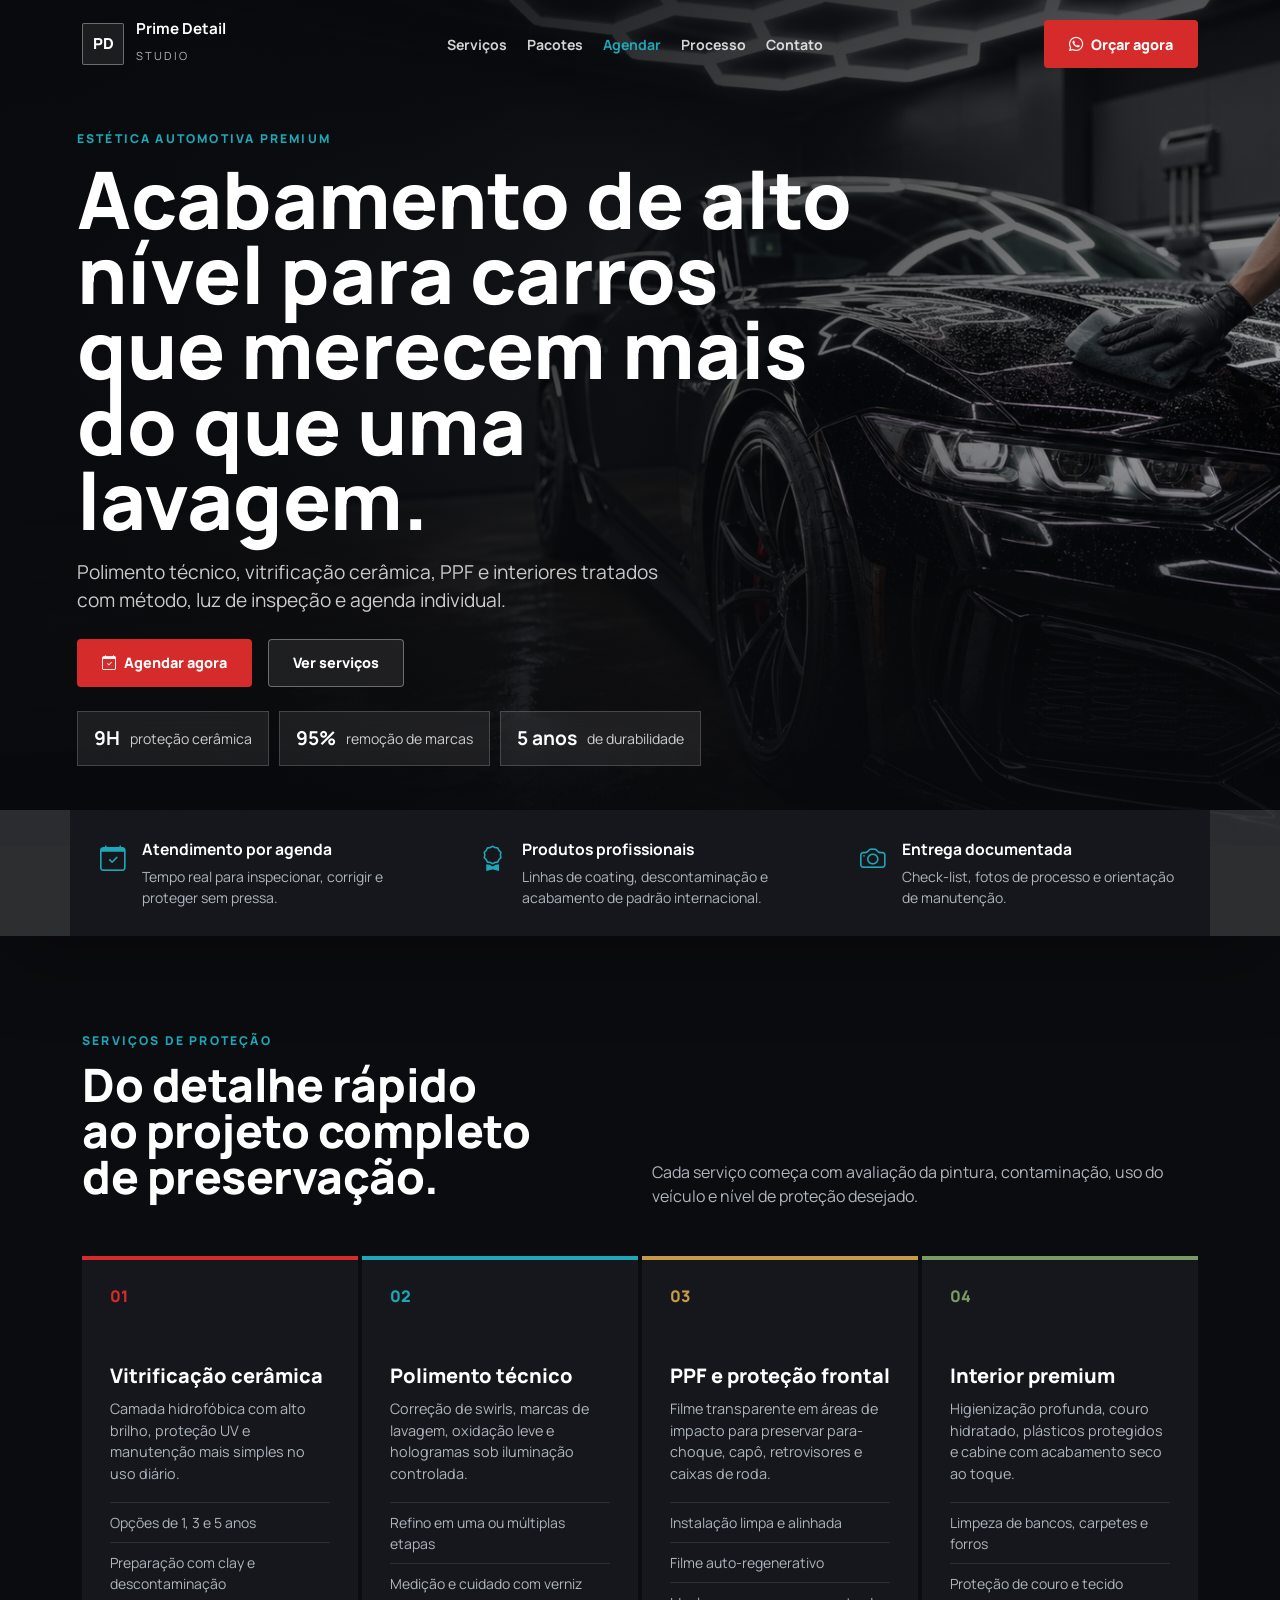
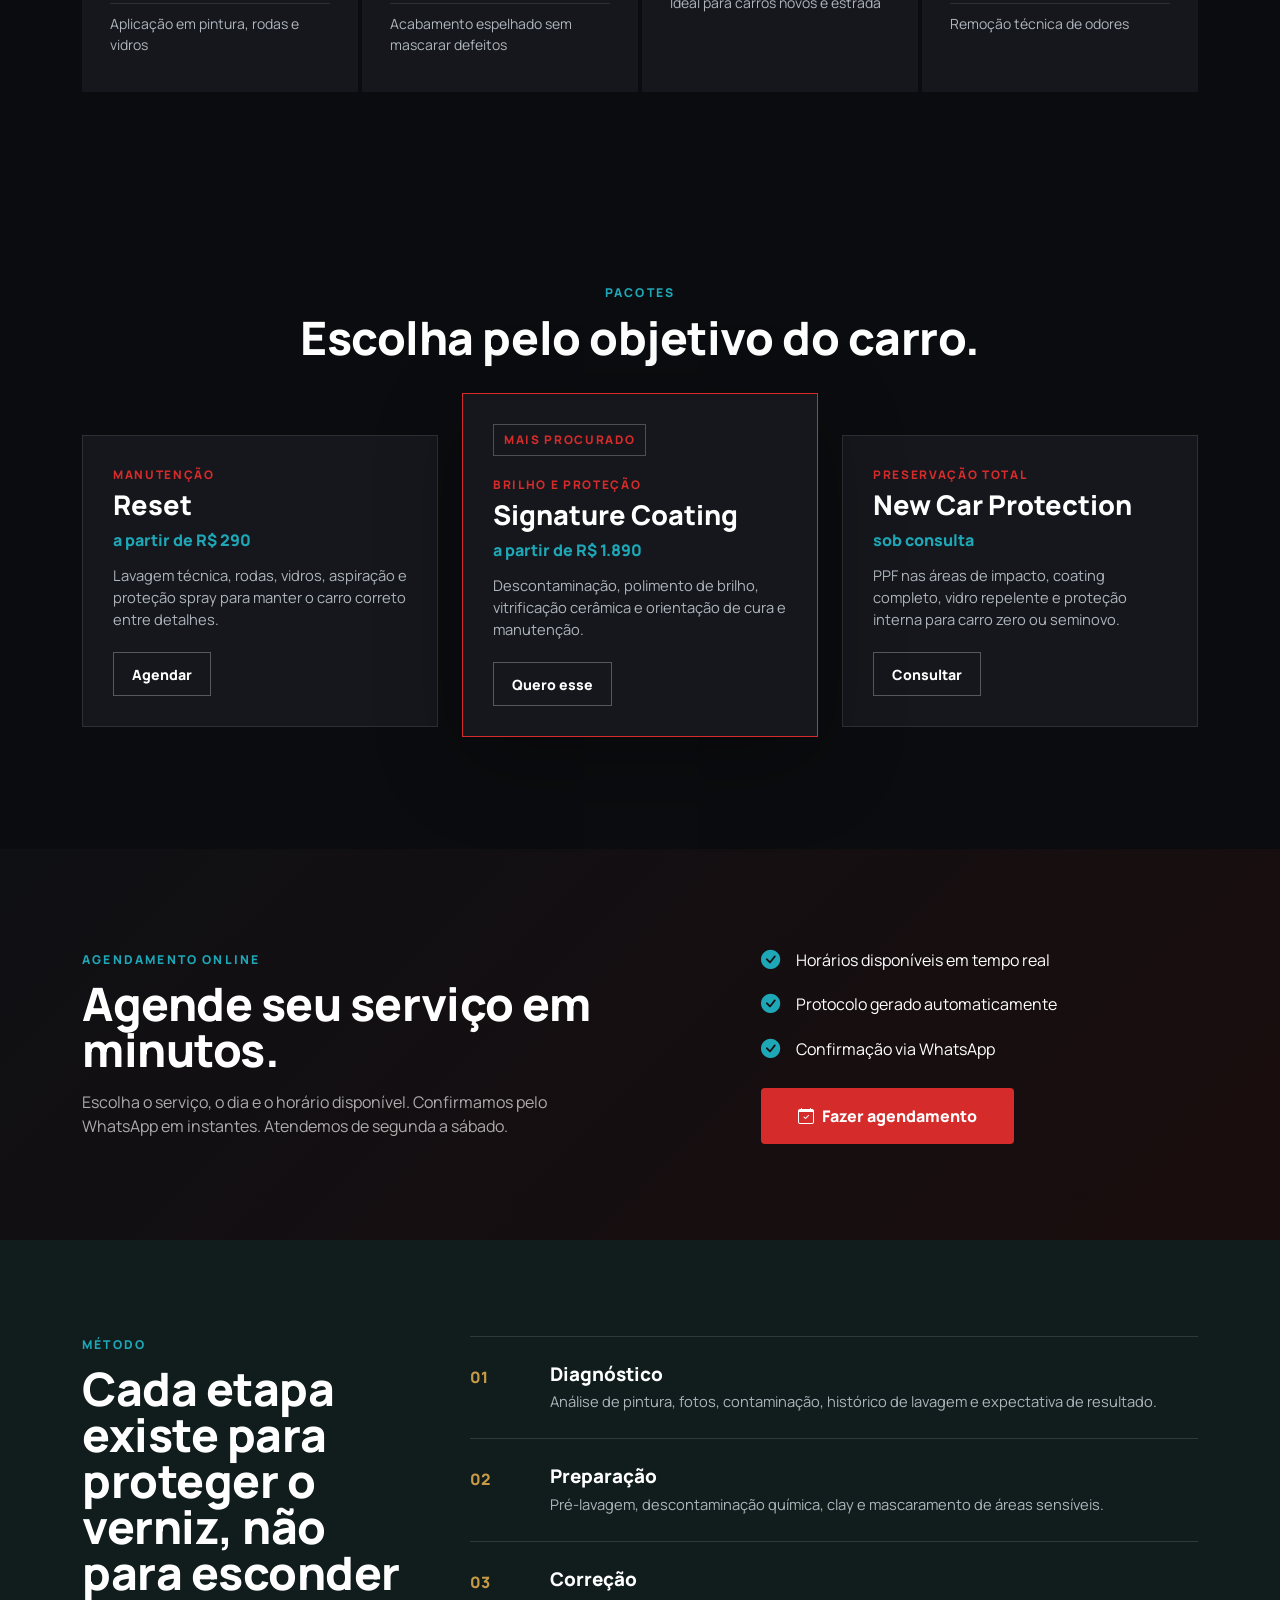
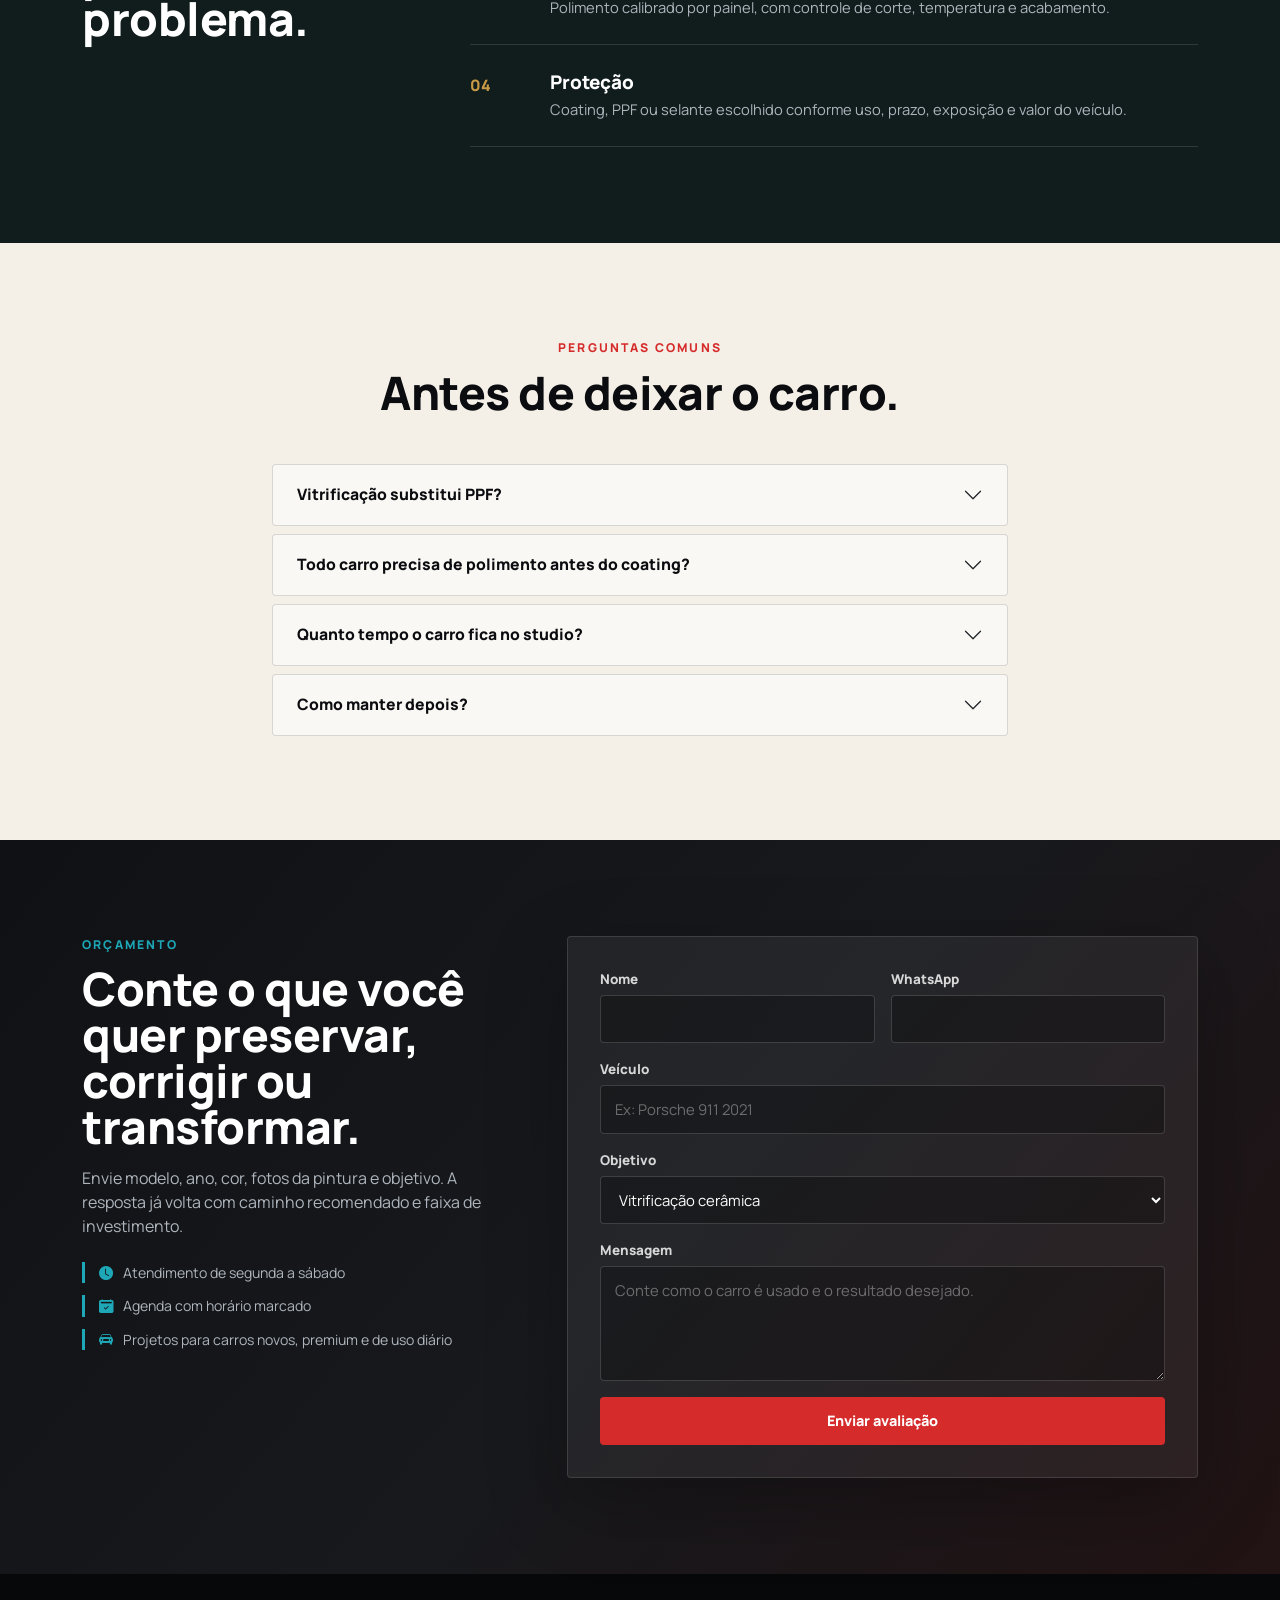
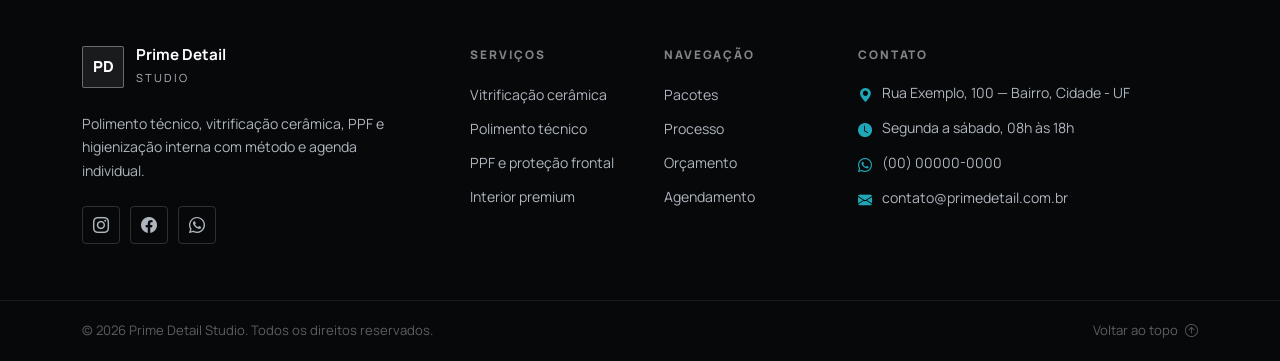
<file: index.html>
<!doctype html>
<html lang="pt-BR">
  <head>
    <meta charset="utf-8">
    <meta name="viewport" content="width=device-width, initial-scale=1">
    <meta name="description" content="Studio premium de estética automotiva. Lavagem técnica, polimento, vitrificação cerâmica, PPF e higienização interna com agenda individual.">
    <title>Prime Detail Studio | Estética Automotiva Premium</title>
    <link href="https://cdn.jsdelivr.net/npm/bootstrap@5.3.3/dist/css/bootstrap.min.css" rel="stylesheet">
    <link href="https://cdn.jsdelivr.net/npm/bootstrap-icons@1.11.3/font/bootstrap-icons.min.css" rel="stylesheet">
    <link rel="preconnect" href="https://fonts.googleapis.com">
    <link rel="preconnect" href="https://fonts.gstatic.com" crossorigin>
    <link href="https://fonts.googleapis.com/css2?family=Manrope:wght@400;500;600;700;800&display=swap" rel="stylesheet">
    <link rel="stylesheet" href="css/style.css">
  </head>
  <body>

    <!-- NAVBAR -->
    <nav class="navbar navbar-expand-lg fixed-top pd-navbar" id="mainNav">
      <div class="container-xl">
        <a class="navbar-brand pd-brand" href="#top">
          <span class="brand-mark">PD</span>
          <span class="brand-text">
            <strong>Prime Detail</strong>
            <small>Studio</small>
          </span>
        </a>

        <button class="navbar-toggler pd-toggler" type="button"
          data-bs-toggle="collapse" data-bs-target="#navContent"
          aria-controls="navContent" aria-expanded="false" aria-label="Abrir menu">
          <span></span><span></span><span></span>
        </button>

        <div class="collapse navbar-collapse" id="navContent">
          <ul class="navbar-nav mx-auto gap-lg-1">
            <li class="nav-item"><a class="nav-link" href="#servicos">Serviços</a></li>
            <li class="nav-item"><a class="nav-link" href="#pacotes">Pacotes</a></li>
            <li class="nav-item"><a class="nav-link nav-link-highlight" href="#agendar">Agendar</a></li>
            <li class="nav-item"><a class="nav-link" href="#processo">Processo</a></li>
            <li class="nav-item"><a class="nav-link" href="#contato">Contato</a></li>
          </ul>
          <a class="pd-btn pd-btn-primary ms-lg-3 mt-3 mt-lg-0"
            href="https://wa.me/5500000000000?text=Quero%20um%20orçamento%20para%20estética%20automotiva"
            target="_blank" rel="noopener noreferrer">
            <i class="bi bi-whatsapp me-2"></i>Orçar agora
          </a>
        </div>
      </div>
    </nav>

    <main id="top">

      <!-- HERO -->
      <section class="pd-hero" aria-labelledby="hero-title">
        <img class="pd-hero-img" src="assets/images/detailing-hero.png"
          alt="Coupé preto em estúdio premium de estética automotiva com luzes de inspeção">
        <div class="pd-hero-overlay"></div>
        <div class="pd-hero-content">
          <p class="eyebrow">Estética automotiva premium</p>
          <h1 id="hero-title">Acabamento de alto nível para carros que merecem mais do que uma lavagem.</h1>
          <p class="pd-hero-copy">Polimento técnico, vitrificação cerâmica, PPF e interiores tratados com método, luz de inspeção e agenda individual.</p>
          <div class="d-flex flex-wrap gap-3 mt-4 mb-4">
            <a class="pd-btn pd-btn-primary" href="agendamento.html">
              <i class="bi bi-calendar-check me-2"></i>Agendar agora
            </a>
            <a class="pd-btn pd-btn-ghost" href="#servicos">Ver serviços</a>
          </div>
          <div class="pd-metrics">
            <div class="pd-metric"><strong>9H</strong><span>proteção cerâmica</span></div>
            <div class="pd-metric"><strong>95%</strong><span>remoção de marcas</span></div>
            <div class="pd-metric"><strong>5 anos</strong><span>de durabilidade</span></div>
          </div>
        </div>
      </section>

      <!-- TRUST BAND -->
      <div class="pd-trust-band">
        <div class="container-xl px-0">
          <div class="row g-0">
            <div class="col-md-4">
              <div class="pd-trust-item">
                <i class="bi bi-calendar-check pd-trust-icon"></i>
                <div>
                  <strong>Atendimento por agenda</strong>
                  <p>Tempo real para inspecionar, corrigir e proteger sem pressa.</p>
                </div>
              </div>
            </div>
            <div class="col-md-4">
              <div class="pd-trust-item">
                <i class="bi bi-award pd-trust-icon"></i>
                <div>
                  <strong>Produtos profissionais</strong>
                  <p>Linhas de coating, descontaminação e acabamento de padrão internacional.</p>
                </div>
              </div>
            </div>
            <div class="col-md-4">
              <div class="pd-trust-item">
                <i class="bi bi-camera pd-trust-icon"></i>
                <div>
                  <strong>Entrega documentada</strong>
                  <p>Check-list, fotos de processo e orientação de manutenção.</p>
                </div>
              </div>
            </div>
          </div>
        </div>
      </div>

      <!-- SERVICES -->
      <section id="servicos" class="pd-section pd-section-dark">
        <div class="container-xl">
          <div class="row align-items-end mb-5">
            <div class="col-lg-5">
              <p class="eyebrow">Serviços de proteção</p>
              <h2 class="pd-heading">Do detalhe rápido ao projeto completo de preservação.</h2>
            </div>
            <div class="col-lg-6 offset-lg-1 mt-3 mt-lg-0">
              <p class="text-muted mb-0">Cada serviço começa com avaliação da pintura, contaminação, uso do veículo e nível de proteção desejado.</p>
            </div>
          </div>
          <div class="row g-1">
            <div class="col-md-6 col-xl-3">
              <article class="pd-service-card accent-red h-100">
                <span class="pd-card-num">01</span>
                <h3>Vitrificação cerâmica</h3>
                <p>Camada hidrofóbica com alto brilho, proteção UV e manutenção mais simples no uso diário.</p>
                <ul class="pd-card-list">
                  <li>Opções de 1, 3 e 5 anos</li>
                  <li>Preparação com clay e descontaminação</li>
                  <li>Aplicação em pintura, rodas e vidros</li>
                </ul>
              </article>
            </div>
            <div class="col-md-6 col-xl-3">
              <article class="pd-service-card accent-cyan h-100">
                <span class="pd-card-num">02</span>
                <h3>Polimento técnico</h3>
                <p>Correção de swirls, marcas de lavagem, oxidação leve e hologramas sob iluminação controlada.</p>
                <ul class="pd-card-list">
                  <li>Refino em uma ou múltiplas etapas</li>
                  <li>Medição e cuidado com verniz</li>
                  <li>Acabamento espelhado sem mascarar defeitos</li>
                </ul>
              </article>
            </div>
            <div class="col-md-6 col-xl-3">
              <article class="pd-service-card accent-gold h-100">
                <span class="pd-card-num">03</span>
                <h3>PPF e proteção frontal</h3>
                <p>Filme transparente em áreas de impacto para preservar para-choque, capô, retrovisores e caixas de roda.</p>
                <ul class="pd-card-list">
                  <li>Instalação limpa e alinhada</li>
                  <li>Filme auto-regenerativo</li>
                  <li>Ideal para carros novos e estrada</li>
                </ul>
              </article>
            </div>
            <div class="col-md-6 col-xl-3">
              <article class="pd-service-card accent-green h-100">
                <span class="pd-card-num">04</span>
                <h3>Interior premium</h3>
                <p>Higienização profunda, couro hidratado, plásticos protegidos e cabine com acabamento seco ao toque.</p>
                <ul class="pd-card-list">
                  <li>Limpeza de bancos, carpetes e forros</li>
                  <li>Proteção de couro e tecido</li>
                  <li>Remoção técnica de odores</li>
                </ul>
              </article>
            </div>
          </div>
        </div>
      </section>

      <!-- PACKAGES -->
      <section id="pacotes" class="pd-section pd-section-dark">
        <div class="container-xl">
          <div class="text-center mb-5">
            <p class="eyebrow">Pacotes</p>
            <h2 class="pd-heading">Escolha pelo objetivo do carro.</h2>
          </div>
          <div class="row g-4 justify-content-center align-items-center">
            <div class="col-md-6 col-lg-4">
              <article class="pd-package-card h-100">
                <p class="pd-pkg-kicker">Manutenção</p>
                <h3 class="pd-pkg-title">Reset</h3>
                <p class="pd-pkg-price">a partir de R$ 290</p>
                <p class="pd-pkg-desc">Lavagem técnica, rodas, vidros, aspiração e proteção spray para manter o carro correto entre detalhes.</p>
                <a href="agendamento.html" class="pd-pkg-btn">Agendar</a>
              </article>
            </div>
            <div class="col-md-6 col-lg-4">
              <article class="pd-package-card pd-package-featured h-100">
                <div class="pd-badge">Mais procurado</div>
                <p class="pd-pkg-kicker">Brilho e proteção</p>
                <h3 class="pd-pkg-title">Signature Coating</h3>
                <p class="pd-pkg-price">a partir de R$ 1.890</p>
                <p class="pd-pkg-desc">Descontaminação, polimento de brilho, vitrificação cerâmica e orientação de cura e manutenção.</p>
                <a href="agendamento.html" class="pd-pkg-btn">Quero esse</a>
              </article>
            </div>
            <div class="col-md-6 col-lg-4">
              <article class="pd-package-card h-100">
                <p class="pd-pkg-kicker">Preservação total</p>
                <h3 class="pd-pkg-title">New Car Protection</h3>
                <p class="pd-pkg-price">sob consulta</p>
                <p class="pd-pkg-desc">PPF nas áreas de impacto, coating completo, vidro repelente e proteção interna para carro zero ou seminovo.</p>
                <a href="#contato" class="pd-pkg-btn">Consultar</a>
              </article>
            </div>
          </div>
        </div>
      </section>

      <!-- CTA AGENDAMENTO -->
      <section id="agendar" class="pd-section pd-section-cta">
        <div class="container-xl">
          <div class="row align-items-center g-5">
            <div class="col-lg-7">
              <p class="eyebrow">Agendamento online</p>
              <h2 class="pd-heading">Agende seu serviço em minutos.</h2>
              <p class="mt-3 mb-0 pd-cta-desc">
                Escolha o serviço, o dia e o horário disponível. Confirmamos pelo WhatsApp em instantes. Atendemos de segunda a sábado.
              </p>
            </div>
            <div class="col-lg-5 d-flex flex-column gap-3 align-items-lg-start">
              <div class="d-flex align-items-center gap-3">
                <i class="bi bi-check-circle-fill pd-cta-icon"></i>
                <span>Horários disponíveis em tempo real</span>
              </div>
              <div class="d-flex align-items-center gap-3">
                <i class="bi bi-check-circle-fill pd-cta-icon"></i>
                <span>Protocolo gerado automaticamente</span>
              </div>
              <div class="d-flex align-items-center gap-3">
                <i class="bi bi-check-circle-fill pd-cta-icon"></i>
                <span>Confirmação via WhatsApp</span>
              </div>
              <a class="pd-btn pd-btn-primary pd-btn-lg mt-2" href="agendamento.html">
                <i class="bi bi-calendar-check me-2"></i>Fazer agendamento
              </a>
            </div>
          </div>
        </div>
      </section>

      <!-- PROCESS -->
      <section id="processo" class="pd-process">
        <div class="container-xl">
          <div class="row g-5 align-items-start">
            <div class="col-lg-4">
              <p class="eyebrow">Método</p>
              <h2 class="pd-heading">Cada etapa existe para proteger o verniz, não para esconder problema.</h2>
            </div>
            <div class="col-lg-8">
              <ol class="pd-process-list">
                <li>
                  <span class="pd-proc-num">01</span>
                  <div>
                    <h3>Diagnóstico</h3>
                    <p>Análise de pintura, fotos, contaminação, histórico de lavagem e expectativa de resultado.</p>
                  </div>
                </li>
                <li>
                  <span class="pd-proc-num">02</span>
                  <div>
                    <h3>Preparação</h3>
                    <p>Pré-lavagem, descontaminação química, clay e mascaramento de áreas sensíveis.</p>
                  </div>
                </li>
                <li>
                  <span class="pd-proc-num">03</span>
                  <div>
                    <h3>Correção</h3>
                    <p>Polimento calibrado por painel, com controle de corte, temperatura e acabamento.</p>
                  </div>
                </li>
                <li>
                  <span class="pd-proc-num">04</span>
                  <div>
                    <h3>Proteção</h3>
                    <p>Coating, PPF ou selante escolhido conforme uso, prazo, exposição e valor do veículo.</p>
                  </div>
                </li>
              </ol>
            </div>
          </div>
        </div>
      </section>


      <!-- FAQ -->
      <section class="pd-section pd-section-light" aria-labelledby="faq-title">
        <div class="container-xl">
          <div class="text-center mb-5">
            <p class="eyebrow eyebrow-dark">Perguntas comuns</p>
            <h2 class="pd-heading pd-heading-dark" id="faq-title">Antes de deixar o carro.</h2>
          </div>
          <div class="row justify-content-center">
            <div class="col-lg-8">
              <div class="accordion pd-accordion" id="faqAccordion">
                <div class="accordion-item pd-accordion-item">
                  <h3 class="accordion-header">
                    <button class="accordion-button pd-accordion-btn collapsed" type="button"
                      data-bs-toggle="collapse" data-bs-target="#faq1" aria-expanded="false">
                      Vitrificação substitui PPF?
                    </button>
                  </h3>
                  <div id="faq1" class="accordion-collapse collapse" data-bs-parent="#faqAccordion">
                    <div class="accordion-body pd-accordion-body">
                      Não. Coating melhora brilho, hidrofobia e resistência química. PPF protege melhor contra impacto de pedra e abrasão mecânica.
                    </div>
                  </div>
                </div>
                <div class="accordion-item pd-accordion-item">
                  <h3 class="accordion-header">
                    <button class="accordion-button pd-accordion-btn collapsed" type="button"
                      data-bs-toggle="collapse" data-bs-target="#faq2" aria-expanded="false">
                      Todo carro precisa de polimento antes do coating?
                    </button>
                  </h3>
                  <div id="faq2" class="accordion-collapse collapse" data-bs-parent="#faqAccordion">
                    <div class="accordion-body pd-accordion-body">
                      Quase sempre precisa ao menos de refino, porque a proteção sela a superfície. A avaliação define a intensidade correta para cada caso.
                    </div>
                  </div>
                </div>
                <div class="accordion-item pd-accordion-item">
                  <h3 class="accordion-header">
                    <button class="accordion-button pd-accordion-btn collapsed" type="button"
                      data-bs-toggle="collapse" data-bs-target="#faq3" aria-expanded="false">
                      Quanto tempo o carro fica no studio?
                    </button>
                  </h3>
                  <div id="faq3" class="accordion-collapse collapse" data-bs-parent="#faqAccordion">
                    <div class="accordion-body pd-accordion-body">
                      Serviços simples podem levar um dia. Projetos com correção, coating e cura normalmente ficam de dois a quatro dias.
                    </div>
                  </div>
                </div>
                <div class="accordion-item pd-accordion-item">
                  <h3 class="accordion-header">
                    <button class="accordion-button pd-accordion-btn collapsed" type="button"
                      data-bs-toggle="collapse" data-bs-target="#faq4" aria-expanded="false">
                      Como manter depois?
                    </button>
                  </h3>
                  <div id="faq4" class="accordion-collapse collapse" data-bs-parent="#faqAccordion">
                    <div class="accordion-body pd-accordion-body">
                      Use lavagem técnica, shampoo pH neutro, toalhas adequadas e manutenções periódicas. Entregamos uma rotina simples por escrito.
                    </div>
                  </div>
                </div>
              </div>
            </div>
          </div>
        </div>
      </section>

      <!-- CONTACT -->
      <section id="contato" class="pd-contact">
        <div class="container-xl">
          <div class="row g-5 align-items-start">
            <div class="col-lg-5">
              <p class="eyebrow">Orçamento</p>
              <h2 class="pd-heading">Conte o que você quer preservar, corrigir ou transformar.</h2>
              <p class="text-muted mt-3">Envie modelo, ano, cor, fotos da pintura e objetivo. A resposta já volta com caminho recomendado e faixa de investimento.</p>
              <div class="pd-contact-points mt-4">
                <div class="pd-contact-point">
                  <i class="bi bi-clock-fill"></i>
                  <span>Atendimento de segunda a sábado</span>
                </div>
                <div class="pd-contact-point">
                  <i class="bi bi-calendar2-check-fill"></i>
                  <span>Agenda com horário marcado</span>
                </div>
                <div class="pd-contact-point">
                  <i class="bi bi-car-front-fill"></i>
                  <span>Projetos para carros novos, premium e de uso diário</span>
                </div>
              </div>
            </div>
            <div class="col-lg-7">
              <form class="pd-contact-form" action="mailto:contato@primedetail.com.br" method="post" enctype="text/plain">
                <div class="row g-3">
                  <div class="col-md-6">
                    <label class="pd-label">Nome
                      <input type="text" name="nome" class="pd-input" autocomplete="name" required>
                    </label>
                  </div>
                  <div class="col-md-6">
                    <label class="pd-label">WhatsApp
                      <input type="tel" name="whatsapp" class="pd-input" autocomplete="tel" required>
                    </label>
                  </div>
                  <div class="col-12">
                    <label class="pd-label">Veículo
                      <input type="text" name="veiculo" class="pd-input" placeholder="Ex: Porsche 911 2021">
                    </label>
                  </div>
                  <div class="col-12">
                    <label class="pd-label">Objetivo
                      <select name="objetivo" class="pd-input" title="Objetivo do serviço">
                        <option>Vitrificação cerâmica</option>
                        <option>Polimento técnico</option>
                        <option>PPF / proteção frontal</option>
                        <option>Higienização interna</option>
                        <option>Projeto completo</option>
                      </select>
                    </label>
                  </div>
                  <div class="col-12">
                    <label class="pd-label">Mensagem
                      <textarea name="mensagem" rows="4" class="pd-input"
                        placeholder="Conte como o carro é usado e o resultado desejado."></textarea>
                    </label>
                  </div>
                  <div class="col-12">
                    <button class="pd-btn pd-btn-primary w-100" type="submit">Enviar avaliação</button>
                  </div>
                </div>
              </form>
            </div>
          </div>
        </div>
      </section>

    </main>

    <footer class="pd-footer">
      <div class="pd-footer-main">
        <div class="container-xl">
          <div class="row g-5">

            <!-- Brand -->
            <div class="col-lg-4">
              <a class="pd-brand text-decoration-none mb-4 d-inline-flex" href="#top">
                <span class="brand-mark">PD</span>
                <span class="brand-text">
                  <strong>Prime Detail</strong>
                  <small>Studio</small>
                </span>
              </a>
              <p class="pd-footer-tagline">Polimento técnico, vitrificação cerâmica, PPF e higienização interna com método e agenda individual.</p>
              <div class="pd-footer-social">
                <a href="#" aria-label="Instagram"><i class="bi bi-instagram"></i></a>
                <a href="#" aria-label="Facebook"><i class="bi bi-facebook"></i></a>
                <a href="https://wa.me/5500000000000" aria-label="WhatsApp" target="_blank" rel="noopener noreferrer"><i class="bi bi-whatsapp"></i></a>
              </div>
            </div>

            <!-- Serviços -->
            <div class="col-6 col-lg-2">
              <p class="pd-footer-heading">Serviços</p>
              <ul class="pd-footer-list">
                <li><a href="#servicos">Vitrificação cerâmica</a></li>
                <li><a href="#servicos">Polimento técnico</a></li>
                <li><a href="#servicos">PPF e proteção frontal</a></li>
                <li><a href="#servicos">Interior premium</a></li>
              </ul>
            </div>

            <!-- Navegação -->
            <div class="col-6 col-lg-2">
              <p class="pd-footer-heading">Navegação</p>
              <ul class="pd-footer-list">
                <li><a href="#pacotes">Pacotes</a></li>
                <li><a href="#processo">Processo</a></li>
                <li><a href="#contato">Orçamento</a></li>
                <li><a href="agendamento.html">Agendamento</a></li>
              </ul>
            </div>

            <!-- Contato -->
            <div class="col-lg-4">
              <p class="pd-footer-heading">Contato</p>
              <ul class="pd-footer-contact">
                <li>
                  <i class="bi bi-geo-alt-fill"></i>
                  <span>Rua Exemplo, 100 — Bairro, Cidade - UF</span>
                </li>
                <li>
                  <i class="bi bi-clock-fill"></i>
                  <span>Segunda a sábado, 08h às 18h</span>
                </li>
                <li>
                  <i class="bi bi-whatsapp"></i>
                  <a href="https://wa.me/5500000000000" target="_blank" rel="noopener noreferrer">(00) 00000-0000</a>
                </li>
                <li>
                  <i class="bi bi-envelope-fill"></i>
                  <a href="mailto:contato@primedetail.com.br">contato@primedetail.com.br</a>
                </li>
              </ul>
            </div>

          </div>
        </div>
      </div>

      <div class="pd-footer-bottom">
        <div class="container-xl">
          <div class="row align-items-center">
            <div class="col-md-8 mb-2 mb-md-0">
              <span>&copy; 2026 Prime Detail Studio. Todos os direitos reservados.</span>
            </div>
            <div class="col-md-4 text-md-end">
              <a href="#top" class="pd-footer-top-link">
                Voltar ao topo <i class="bi bi-arrow-up-circle ms-1"></i>
              </a>
            </div>
          </div>
        </div>
      </div>
    </footer>

    <script src="https://cdn.jsdelivr.net/npm/bootstrap@5.3.3/dist/js/bootstrap.bundle.min.js"></script>
    <script src="js/main.js"></script>
  </body>
</html>
</file>
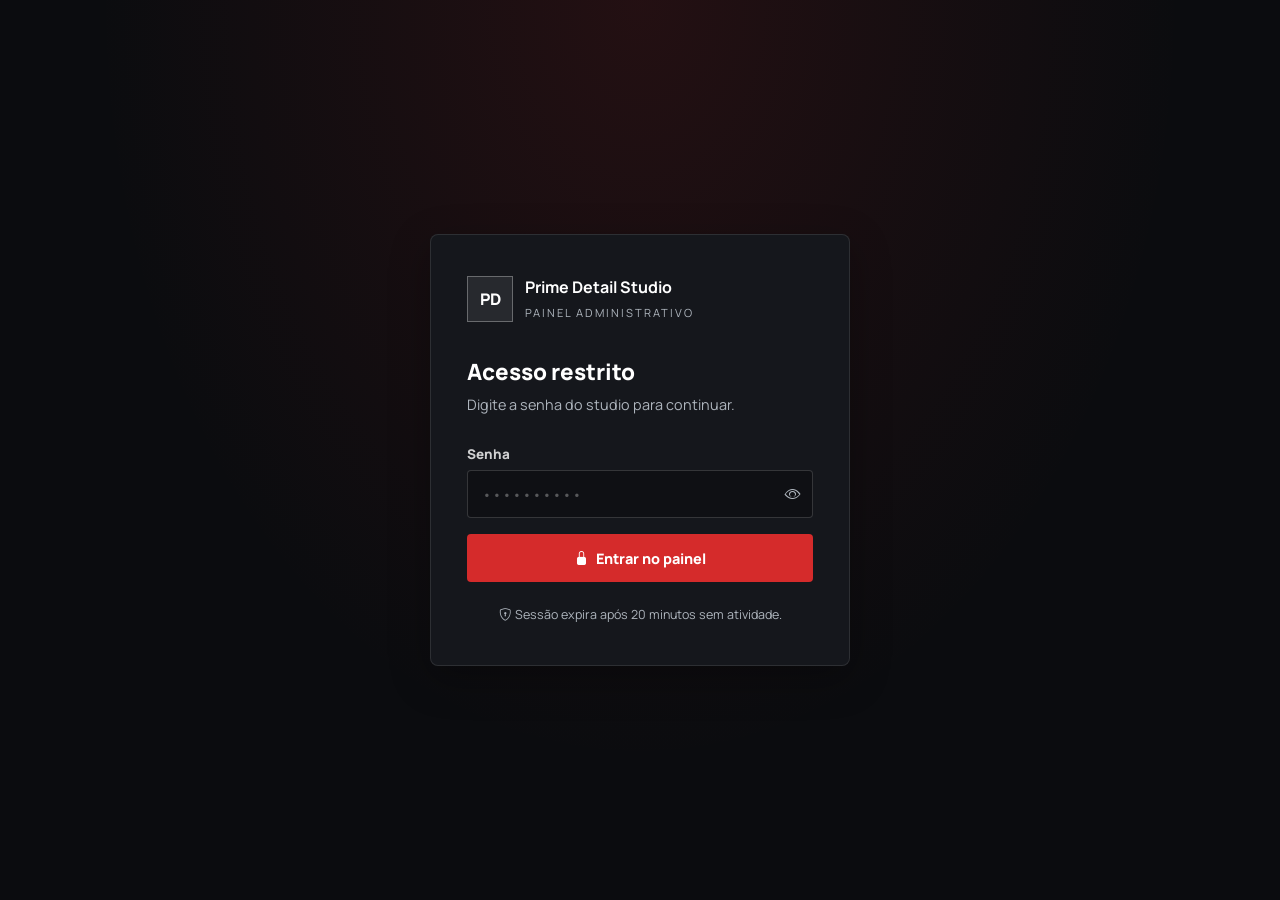
<file: admin.html>
<!doctype html>
<html lang="pt-BR">
  <head>
    <meta charset="utf-8">
    <meta name="viewport" content="width=device-width, initial-scale=1">
    <title>Painel do Studio | Prime Detail</title>
    <link href="https://cdn.jsdelivr.net/npm/bootstrap@5.3.3/dist/css/bootstrap.min.css" rel="stylesheet">
    <link href="https://cdn.jsdelivr.net/npm/bootstrap-icons@1.11.3/font/bootstrap-icons.min.css" rel="stylesheet">
    <link rel="preconnect" href="https://fonts.googleapis.com">
    <link rel="preconnect" href="https://fonts.gstatic.com" crossorigin>
    <link href="https://fonts.googleapis.com/css2?family=Manrope:wght@400;500;600;700;800&display=swap" rel="stylesheet">
    <style>
      :root {
        --ink:    #0b0c0f;
        --panel:  #15171c;
        --soft:   #20242a;
        --muted:  #aeb5bd;
        --red:    #d52b2b;
        --cyan:   #1ea7b6;
        --gold:   #c79a46;
        --green:  #2d9e5f;
        --orange: #e07b39;
        --line:   rgba(255,255,255,0.1);
        --shadow: 0 12px 40px rgba(0,0,0,0.3);
      }
      * { box-sizing: border-box; }
      html { scroll-behavior: smooth; }
      body { margin: 0; font-family: "Manrope", Arial, sans-serif; background: var(--ink); color: #fff; }
      a { color: inherit; text-decoration: none; }

      /* ====================== LOGIN ====================== */
      #login-screen {
        min-height: 100vh;
        display: flex; align-items: center; justify-content: center;
        background: radial-gradient(ellipse at 50% 0%, rgba(213,43,43,0.12) 0%, transparent 60%), var(--ink);
        padding: 24px;
      }
      .login-box {
        width: 100%; max-width: 420px;
        background: var(--panel);
        border: 1px solid var(--line);
        border-radius: 8px;
        padding: 40px 36px;
        box-shadow: var(--shadow);
      }
      .login-brand {
        display: flex; align-items: center; gap: 12px;
        margin-bottom: 32px;
      }
      .login-brand-mark {
        width: 46px; height: 46px; flex-shrink: 0;
        display: grid; place-items: center;
        border: 1px solid rgba(255,255,255,0.3);
        background: rgba(255,255,255,0.08);
        font-weight: 800; font-size: 1rem;
      }
      .login-brand strong { display: block; font-size: 1rem; }
      .login-brand small  { color: var(--muted); font-size: 0.7rem; text-transform: uppercase; letter-spacing: 0.18em; }
      .login-title  { font-size: 1.4rem; font-weight: 800; margin-bottom: 6px; }
      .login-sub    { color: var(--muted); font-size: 0.9rem; margin-bottom: 28px; }

      .ad-input {
        display: block; width: 100%;
        min-height: 48px; padding: 12px 14px;
        background: rgba(0,0,0,0.28);
        border: 1px solid rgba(255,255,255,0.16);
        border-radius: 4px;
        color: #fff; font-family: "Manrope", Arial, sans-serif;
        font-size: 0.93rem; outline: none;
        transition: border-color 0.2s, box-shadow 0.2s;
      }
      .ad-input:focus { border-color: var(--cyan); box-shadow: 0 0 0 3px rgba(30,167,182,0.15); }
      .ad-input::placeholder { color: rgba(255,255,255,0.3); }

      .ad-btn {
        display: inline-flex; align-items: center; justify-content: center;
        min-height: 48px; padding: 0 24px;
        border: 1px solid transparent; border-radius: 4px;
        font-family: "Manrope", Arial, sans-serif;
        font-size: 0.9rem; font-weight: 800;
        cursor: pointer; text-decoration: none;
        transition: transform 0.2s, background 0.2s, opacity 0.2s;
        white-space: nowrap;
      }
      .ad-btn:hover { transform: translateY(-1px); }
      .ad-btn-primary     { color: #fff; background: var(--red); }
      .ad-btn-primary:hover { background: #b82020; }
      .ad-btn-ghost       { color: #fff; border-color: rgba(255,255,255,0.3); background: rgba(255,255,255,0.07); }
      .ad-btn-sm          { min-height: 34px; padding: 0 14px; font-size: 0.8rem; }
      .ad-btn-full        { width: 100%; }

      .login-error {
        background: rgba(213,43,43,0.15); border: 1px solid rgba(213,43,43,0.4);
        color: #ff8a8a; padding: 11px 14px; border-radius: 4px;
        font-size: 0.88rem; margin-bottom: 16px;
      }
      .pw-wrap { position: relative; }
      .pw-toggle {
        position: absolute; right: 12px; top: 50%; transform: translateY(-50%);
        background: none; border: none; color: var(--muted); cursor: pointer;
        font-size: 1rem; padding: 0;
      }

      /* ====================== DASHBOARD ====================== */
      #dashboard { display: none; }

      .ad-topbar {
        position: sticky; top: 0; z-index: 100;
        display: flex; align-items: center; gap: 16px; flex-wrap: wrap;
        padding: 14px 24px;
        background: rgba(11,12,15,0.97);
        border-bottom: 1px solid var(--line);
        -webkit-backdrop-filter: blur(18px);
        backdrop-filter: blur(18px);
        box-shadow: 0 4px 24px rgba(0,0,0,0.2);
      }
      .ad-topbar-brand {
        display: flex; align-items: center; gap: 10px;
        font-weight: 800; font-size: 0.95rem; margin-right: auto;
      }
      .ad-topbar-badge {
        font-size: 0.7rem; font-weight: 800;
        color: var(--red); text-transform: uppercase; letter-spacing: 0.12em;
        padding: 3px 8px; border: 1px solid rgba(213,43,43,0.4);
        background: rgba(213,43,43,0.1); border-radius: 3px;
      }

      .ad-main { max-width: 1200px; margin: 0 auto; padding: 28px 20px 80px; }

      /* Metrics */
      .ad-metrics { display: grid; grid-template-columns: repeat(auto-fit, minmax(180px,1fr)); gap: 12px; margin-bottom: 28px; }
      .ad-metric {
        background: var(--panel); border: 1px solid var(--line);
        border-radius: 6px; padding: 20px 22px;
        display: flex; flex-direction: column; gap: 4px;
      }
      .ad-metric-val  { font-size: 2rem; font-weight: 800; line-height: 1; }
      .ad-metric-label { font-size: 0.78rem; font-weight: 700; color: var(--muted); text-transform: uppercase; letter-spacing: 0.1em; }
      .ad-metric-icon { font-size: 1.3rem; margin-bottom: 6px; }

      /* Filters */
      .ad-filters {
        display: flex; gap: 10px; flex-wrap: wrap; align-items: center;
        margin-bottom: 20px;
      }
      .ad-search {
        flex: 1; min-width: 200px; max-width: 340px;
        position: relative;
      }
      .ad-search i {
        position: absolute; left: 12px; top: 50%; transform: translateY(-50%);
        color: var(--muted); pointer-events: none;
      }
      .ad-search input { padding-left: 36px; }

      .ad-select {
        min-height: 44px; padding: 0 12px;
        background: rgba(0,0,0,0.28);
        border: 1px solid rgba(255,255,255,0.16);
        border-radius: 4px; color: #fff;
        font-family: "Manrope", Arial, sans-serif;
        font-size: 0.88rem; font-weight: 600; outline: none; cursor: pointer;
      }
      .ad-select option { background: var(--ink); }

      /* Booking cards */
      .ad-empty {
        text-align: center; padding: 60px 20px; color: var(--muted);
      }
      .ad-empty i { font-size: 3rem; display: block; margin-bottom: 12px; }

      .ad-card {
        background: var(--panel); border: 1px solid var(--line);
        border-radius: 6px; padding: 22px 24px;
        margin-bottom: 14px;
        border-left: 4px solid var(--line);
        transition: border-color 0.2s;
      }
      .ad-card.status-pendente   { border-left-color: var(--orange); }
      .ad-card.status-confirmado { border-left-color: var(--green); }
      .ad-card.status-cancelado  { border-left-color: rgba(255,255,255,0.2); opacity: 0.65; }

      .ad-card-header {
        display: flex; align-items: flex-start; gap: 12px; flex-wrap: wrap;
        margin-bottom: 18px;
      }
      .ad-protocol {
        font-family: monospace; font-size: 0.85rem; font-weight: 700;
        color: var(--muted);
      }
      .ad-client-name { font-size: 1.1rem; font-weight: 800; }
      .ad-timestamp   { font-size: 0.77rem; color: var(--muted); }

      .ad-badge {
        display: inline-flex; align-items: center; gap: 5px;
        padding: 4px 10px; border-radius: 20px;
        font-size: 0.75rem; font-weight: 800; border: 1px solid;
      }
      .badge-pendente   { background: rgba(224,123,57,0.15); color: var(--orange); border-color: rgba(224,123,57,0.35); }
      .badge-confirmado { background: rgba(45,158,95,0.15);  color: #3ecf7c;       border-color: rgba(45,158,95,0.35); }
      .badge-cancelado  { background: rgba(255,255,255,0.08); color: var(--muted);  border-color: rgba(255,255,255,0.18); }

      .ad-info-grid {
        display: grid; grid-template-columns: repeat(auto-fill, minmax(200px, 1fr));
        gap: 14px; margin-bottom: 18px;
      }
      .ad-info-item label { display: block; font-size: 0.7rem; font-weight: 800; color: var(--muted); text-transform: uppercase; letter-spacing: 0.1em; margin-bottom: 2px; }
      .ad-info-item span  { font-size: 0.88rem; font-weight: 600; word-break: break-word; }
      .ad-info-item .tag-list { display: flex; flex-wrap: wrap; gap: 5px; }
      .ad-tag {
        background: rgba(30,167,182,0.12); border: 1px solid rgba(30,167,182,0.25);
        color: var(--cyan); border-radius: 20px; padding: 2px 10px; font-size: 0.75rem; font-weight: 700;
      }

      .ad-card-actions {
        display: flex; flex-wrap: wrap; gap: 8px;
        padding-top: 16px; border-top: 1px solid var(--line);
      }
      .ad-actions-spacer { flex: 1; }

      /* Section title */
      .ad-section-title {
        font-size: 1.1rem; font-weight: 800; margin-bottom: 16px;
        display: flex; align-items: center; gap: 10px;
      }
      .ad-section-title span { color: var(--muted); font-size: 0.88rem; font-weight: 600; }

      /* Confirm modal */
      .ad-modal-overlay {
        position: fixed; inset: 0; z-index: 999;
        background: rgba(0,0,0,0.72); display: none;
        align-items: center; justify-content: center; padding: 20px;
      }
      .ad-modal-overlay.open { display: flex; }
      .ad-modal {
        background: var(--panel); border: 1px solid var(--line);
        border-radius: 8px; padding: 32px; max-width: 400px; width: 100%;
        box-shadow: var(--shadow);
      }
      .ad-modal h3 { font-size: 1.2rem; font-weight: 800; margin-bottom: 10px; }
      .ad-modal p  { color: var(--muted); margin-bottom: 24px; font-size: 0.92rem; }
      .ad-modal-actions { display: flex; gap: 10px; justify-content: flex-end; }

      @media (max-width: 600px) {
        .ad-topbar { padding: 12px 16px; }
        .ad-main   { padding: 20px 14px 60px; }
        .login-box { padding: 28px 20px; }
        .ad-info-grid { grid-template-columns: 1fr 1fr; }
      }
    </style>
  </head>
  <body>

    <!-- ==================== LOGIN ==================== -->
    <div id="login-screen">
      <div class="login-box">
        <div class="login-brand">
          <div class="login-brand-mark">PD</div>
          <div>
            <strong>Prime Detail Studio</strong>
            <small>Painel administrativo</small>
          </div>
        </div>

        <p class="login-title">Acesso restrito</p>
        <p class="login-sub">Digite a senha do studio para continuar.</p>

        <div id="login-error" class="login-error d-none">
          <i class="bi bi-exclamation-triangle me-2"></i>Senha incorreta. Tente novamente.
        </div>

        <label style="font-size:0.84rem;font-weight:800;color:rgba(255,255,255,0.8);display:grid;gap:6px;margin-bottom:16px">
          Senha
          <div class="pw-wrap">
            <input type="password" id="admin-pw" class="ad-input" placeholder="••••••••••"
              autocomplete="current-password" onkeydown="if(event.key==='Enter')doLogin()">
            <button class="pw-toggle" type="button" onclick="togglePw()" aria-label="Mostrar senha">
              <i class="bi bi-eye" id="pw-icon"></i>
            </button>
          </div>
        </label>

        <button class="ad-btn ad-btn-primary ad-btn-full" onclick="doLogin()">
          <i class="bi bi-lock-fill me-2"></i>Entrar no painel
        </button>

        <p class="text-center mt-4 mb-0" style="font-size:0.78rem;color:var(--muted)">
          <i class="bi bi-shield-lock me-1"></i>Sessão expira após 20 minutos sem atividade.
        </p>
      </div>
    </div>

    <!-- ==================== DASHBOARD ==================== -->
    <div id="dashboard">

      <!-- Top bar -->
      <div class="ad-topbar">
        <div class="ad-topbar-brand">
          <span>PD</span>
          <span>Prime Detail Studio</span>
          <span class="ad-topbar-badge">Admin</span>
        </div>
        <button class="ad-btn ad-btn-sm ad-btn-ghost" onclick="exportJSON()" title="Exportar JSON">
          <i class="bi bi-download me-1"></i>Exportar
        </button>
        <button class="ad-btn ad-btn-sm ad-btn-ghost" onclick="renderDashboard()" title="Atualizar">
          <i class="bi bi-arrow-clockwise me-1"></i>Atualizar
        </button>
        <button class="ad-btn ad-btn-sm ad-btn-ghost" onclick="doLogout()">
          <i class="bi bi-box-arrow-right me-1"></i>Sair
        </button>
      </div>

      <!-- Main -->
      <div class="ad-main">

        <!-- Metrics -->
        <div class="ad-metrics">
          <div class="ad-metric">
            <div class="ad-metric-icon" style="color:var(--cyan)"><i class="bi bi-calendar-check"></i></div>
            <div class="ad-metric-val" id="m-total">0</div>
            <div class="ad-metric-label">Total</div>
          </div>
          <div class="ad-metric">
            <div class="ad-metric-icon" style="color:var(--orange)"><i class="bi bi-hourglass-split"></i></div>
            <div class="ad-metric-val" id="m-pendentes">0</div>
            <div class="ad-metric-label">Pendentes</div>
          </div>
          <div class="ad-metric">
            <div class="ad-metric-icon" style="color:var(--green)"><i class="bi bi-check-circle"></i></div>
            <div class="ad-metric-val" id="m-confirmados">0</div>
            <div class="ad-metric-label">Confirmados</div>
          </div>
          <div class="ad-metric">
            <div class="ad-metric-icon" style="color:var(--muted)"><i class="bi bi-x-circle"></i></div>
            <div class="ad-metric-val" id="m-cancelados">0</div>
            <div class="ad-metric-label">Cancelados</div>
          </div>
          <div class="ad-metric">
            <div class="ad-metric-icon" style="color:var(--red)"><i class="bi bi-calendar-day"></i></div>
            <div class="ad-metric-val" id="m-hoje">0</div>
            <div class="ad-metric-label">Hoje</div>
          </div>
        </div>

        <!-- Filters -->
        <div class="ad-filters">
          <div class="ad-search">
            <i class="bi bi-search"></i>
            <input type="search" id="ad-search" class="ad-input" placeholder="Buscar cliente, placa, protocolo..."
              oninput="renderDashboard()">
          </div>
          <select id="ad-status-filter" class="ad-select" onchange="renderDashboard()">
            <option value="todos">Todos os status</option>
            <option value="pendente">Pendentes</option>
            <option value="confirmado">Confirmados</option>
            <option value="cancelado">Cancelados</option>
          </select>
          <select id="ad-sort" class="ad-select" onchange="renderDashboard()">
            <option value="recente">Mais recentes primeiro</option>
            <option value="data">Por data do serviço</option>
            <option value="nome">Por nome do cliente</option>
          </select>
          <button class="ad-btn ad-btn-sm" style="color:#ff8a8a;border-color:rgba(213,43,43,0.35);background:rgba(213,43,43,0.08)"
            onclick="confirmClearAll()">
            <i class="bi bi-trash3 me-1"></i>Limpar tudo
          </button>
        </div>

        <!-- Booking list -->
        <div class="ad-section-title">
          Agendamentos <span id="ad-count-label"></span>
        </div>
        <div id="ad-list"></div>

      </div>
    </div>

    <!-- Confirm modal (generic) -->
    <div class="ad-modal-overlay" id="modal-overlay">
      <div class="ad-modal">
        <h3 id="modal-title">Confirmar ação</h3>
        <p id="modal-text">Tem certeza?</p>
        <div class="ad-modal-actions">
          <button class="ad-btn ad-btn-sm ad-btn-ghost" onclick="closeModal()">Cancelar</button>
          <button class="ad-btn ad-btn-sm ad-btn-primary" id="modal-confirm-btn">Confirmar</button>
        </div>
      </div>
    </div>

    <script src="https://cdn.jsdelivr.net/npm/bootstrap@5.3.3/dist/js/bootstrap.bundle.min.js"></script>
    <script>
      /* ==================== CONFIG ==================== */
      // Senha padrão: primedetail@2025
      // Para alterar: no console do navegador, execute:
      //   crypto.subtle.digest('SHA-256',new TextEncoder().encode('sua_senha_aqui'))
      //     .then(b=>console.log([...new Uint8Array(b)].map(x=>x.toString(16).padStart(2,'0')).join('')))
      const ADMIN_HASH    = 'f3f973b63fbb601297be2542fa1009bdda7466053640c216b2117f897827cd5e';
      const SESSION_KEY   = 'pd_owner_session_until';
      const SESSION_MS    = 20 * 60 * 1000;
      const STORAGE_KEY   = 'pd_agendamentos';
      const WPP_PHONE     = '5500000000000'; // Substitua pelo número real

      /* ==================== AUTH ==================== */
      async function sha256(str) {
        const buf = await crypto.subtle.digest('SHA-256', new TextEncoder().encode(str));
        return Array.from(new Uint8Array(buf)).map(b => b.toString(16).padStart(2,'0')).join('');
      }

      function isLoggedIn() {
        return Number(sessionStorage.getItem(SESSION_KEY) || 0) > Date.now();
      }

      function startSession() {
        sessionStorage.setItem(SESSION_KEY, String(Date.now() + SESSION_MS));
      }

      function doLogout() {
        sessionStorage.removeItem(SESSION_KEY);
        document.getElementById('dashboard').style.display = 'none';
        document.getElementById('login-screen').style.display = 'flex';
        document.getElementById('admin-pw').value = '';
        document.getElementById('login-error').classList.add('d-none');
      }

      async function doLogin() {
        const pw = document.getElementById('admin-pw').value;
        if (!pw) return;
        const hash = await sha256(pw);
        if (hash !== ADMIN_HASH) {
          document.getElementById('login-error').classList.remove('d-none');
          document.getElementById('admin-pw').value = '';
          document.getElementById('admin-pw').focus();
          return;
        }
        document.getElementById('login-error').classList.add('d-none');
        startSession();
        document.getElementById('login-screen').style.display = 'none';
        document.getElementById('dashboard').style.display = 'block';
        renderDashboard();
      }

      function togglePw() {
        const inp = document.getElementById('admin-pw');
        const ico = document.getElementById('pw-icon');
        if (inp.type === 'password') {
          inp.type = 'text'; ico.className = 'bi bi-eye-slash';
        } else {
          inp.type = 'password'; ico.className = 'bi bi-eye';
        }
      }

      // Auto-logout every 30 s
      setInterval(() => { if (document.getElementById('dashboard').style.display !== 'none' && !isLoggedIn()) doLogout(); }, 30000);

      // Reset session timer on activity
      ['mousemove','keydown','click','scroll'].forEach(ev =>
        document.addEventListener(ev, () => { if (isLoggedIn()) startSession(); }, { passive: true })
      );

      /* ==================== DATA ==================== */
      function getAll()  { return JSON.parse(localStorage.getItem(STORAGE_KEY) || '[]'); }
      function saveAll(list) { localStorage.setItem(STORAGE_KEY, JSON.stringify(list)); }

      function updateStatus(id, status) {
        const list = getAll();
        const idx  = list.findIndex(b => b.id === id);
        if (idx < 0) return;
        list[idx].status = status;
        saveAll(list);
        renderDashboard();
      }

      function deleteBooking(id) {
        saveAll(getAll().filter(b => b.id !== id));
        renderDashboard();
      }

      /* ==================== RENDER ==================== */
      function fmtDate(str) {
        if (!str) return '—';
        const [y,m,d] = str.split('-'); return d+'/'+m+'/'+y;
      }

      function fmtTs(iso) {
        if (!iso) return '—';
        const dt = new Date(iso);
        return dt.toLocaleDateString('pt-BR') + ' às ' + dt.toLocaleTimeString('pt-BR',{hour:'2-digit',minute:'2-digit'});
      }

      function esc(s) {
        return String(s||'')
          .replace(/&/g,'&amp;').replace(/</g,'&lt;')
          .replace(/>/g,'&gt;').replace(/"/g,'&quot;');
      }

      function todayStr() {
        const t = new Date();
        return t.getFullYear()+'-'+String(t.getMonth()+1).padStart(2,'0')+'-'+String(t.getDate()).padStart(2,'0');
      }

      function badgeHTML(status) {
        const map = {
          pendente:   ['badge-pendente',   'bi-hourglass-split', 'Pendente'],
          confirmado: ['badge-confirmado', 'bi-check-circle',    'Confirmado'],
          cancelado:  ['badge-cancelado',  'bi-x-circle',        'Cancelado'],
        };
        const [cls, ico, lbl] = map[status] || map.pendente;
        return '<span class="ad-badge ' + cls + '"><i class="bi ' + ico + '"></i>' + lbl + '</span>';
      }

      function cardHTML(b) {
        const placa  = esc(b.veiculo?.placa || '—');
        const modelo = esc([b.veiculo?.modelo, b.veiculo?.cor, b.veiculo?.ano].filter(Boolean).join(' ') || '—');
        const obs    = esc(b.veiculo?.observacoes || '—');
        const tel    = esc(b.cliente?.whatsapp || '');
        const telLink = tel.replace(/\D/g,'');
        const email  = esc(b.cliente?.email || '—');
        const cpf    = esc(b.cliente?.cpf || '—');

        const wppMsg = encodeURIComponent(
          '*Prime Detail Studio*\n\nOlá ' + (b.cliente?.nome||'') + ', seu agendamento ' + b.id + ' foi confirmado!\n' +
          'Data: ' + fmtDate(b.data) + ' às ' + (b.horario||'') + '\nServiço: ' + (b.servicos||[]).join(', ')
        );

        return '<div class="ad-card status-' + esc(b.status||'pendente') + '" id="card-' + esc(b.id) + '">' +
          '<div class="ad-card-header">' +
            '<div style="flex:1">' +
              '<div class="d-flex align-items-center gap-2 flex-wrap mb-1">' +
                '<span class="ad-client-name">' + esc(b.cliente?.nome||'Cliente') + '</span>' +
                badgeHTML(b.status||'pendente') +
              '</div>' +
              '<span class="ad-protocol">' + esc(b.id) + '</span>' +
              '<span class="ad-timestamp ms-3">Criado em ' + fmtTs(b.criadoEm) + '</span>' +
            '</div>' +
          '</div>' +

          '<div class="ad-info-grid">' +
            '<div class="ad-info-item"><label>Serviços</label>' +
              '<div class="tag-list">' + (b.servicos||[]).map(s => '<span class="ad-tag">' + esc(s) + '</span>').join('') + '</div>' +
            '</div>' +
            '<div class="ad-info-item"><label>Data do serviço</label><span>' + fmtDate(b.data) + '</span></div>' +
            '<div class="ad-info-item"><label>Horário</label><span>' + esc(b.horario||'—') + '</span></div>' +
            '<div class="ad-info-item"><label>Veículo</label><span>' + modelo + '</span></div>' +
            '<div class="ad-info-item"><label>Placa</label><span>' + placa + '</span></div>' +
            '<div class="ad-info-item"><label>WhatsApp</label><span>' +
              (telLink.length >= 10 ?
                '<a href="tel:+55' + telLink + '" style="color:var(--cyan)">' + tel + '</a>' :
                tel || '—') +
            '</span></div>' +
            (email !== '—' ? '<div class="ad-info-item"><label>E-mail</label><span><a href="mailto:' + email + '" style="color:var(--cyan)">' + email + '</a></span></div>' : '') +
            (cpf   !== '—' ? '<div class="ad-info-item"><label>CPF</label><span>' + cpf + '</span></div>' : '') +
            (obs   !== '—' ? '<div class="ad-info-item" style="grid-column:1/-1"><label>Observações</label><span>' + obs + '</span></div>' : '') +
          '</div>' +

          '<div class="ad-card-actions">' +
            (b.status !== 'confirmado' ?
              '<button class="ad-btn ad-btn-sm" style="color:#3ecf7c;border-color:rgba(45,158,95,0.4);background:rgba(45,158,95,0.1)" data-action="confirmar" data-id="' + esc(b.id) + '">' +
                '<i class="bi bi-check-circle me-1"></i>Confirmar</button>' : '') +
            (b.status !== 'pendente' ?
              '<button class="ad-btn ad-btn-sm ad-btn-ghost" data-action="pendente" data-id="' + esc(b.id) + '">' +
                '<i class="bi bi-hourglass me-1"></i>Pendente</button>' : '') +
            (b.status !== 'cancelado' ?
              '<button class="ad-btn ad-btn-sm" style="color:#ff8a8a;border-color:rgba(213,43,43,0.35);background:rgba(213,43,43,0.08)" data-action="cancelar" data-id="' + esc(b.id) + '">' +
                '<i class="bi bi-x-circle me-1"></i>Cancelar</button>' : '') +
            (telLink.length >= 10 ?
              '<a href="https://wa.me/55' + telLink + '?text=' + wppMsg + '" target="_blank" rel="noopener noreferrer" class="ad-btn ad-btn-sm" style="color:#25d366;border-color:rgba(37,211,102,0.35);background:rgba(37,211,102,0.08)">' +
                '<i class="bi bi-whatsapp me-1"></i>WhatsApp</a>' : '') +
            '<div class="ad-actions-spacer"></div>' +
            '<button class="ad-btn ad-btn-sm" style="color:var(--muted);border-color:rgba(255,255,255,0.18);background:rgba(255,255,255,0.05)" data-action="excluir" data-id="' + esc(b.id) + '">' +
              '<i class="bi bi-trash3 me-1"></i>Excluir</button>' +
          '</div>' +
        '</div>';
      }

      function renderMetrics(list) {
        const today = todayStr();
        document.getElementById('m-total').textContent      = list.length;
        document.getElementById('m-pendentes').textContent  = list.filter(b => b.status === 'pendente').length;
        document.getElementById('m-confirmados').textContent= list.filter(b => b.status === 'confirmado').length;
        document.getElementById('m-cancelados').textContent = list.filter(b => b.status === 'cancelado').length;
        document.getElementById('m-hoje').textContent       = list.filter(b => b.data === today).length;
      }

      function renderDashboard() {
        if (!isLoggedIn()) { doLogout(); return; }

        let list    = getAll();
        renderMetrics(list);

        const query  = (document.getElementById('ad-search')?.value || '').trim().toLowerCase();
        const status = document.getElementById('ad-status-filter')?.value || 'todos';
        const sort   = document.getElementById('ad-sort')?.value || 'recente';

        if (status !== 'todos') list = list.filter(b => b.status === status);
        if (query) {
          list = list.filter(b =>
            [b.id, b.cliente?.nome, b.cliente?.whatsapp, b.cliente?.email, b.cliente?.cpf,
             b.veiculo?.placa, b.veiculo?.modelo, ...(b.servicos||[])]
            .join(' ').toLowerCase().includes(query)
          );
        }

        if (sort === 'recente')  list = list.sort((a,b) => (b.criadoEm||'').localeCompare(a.criadoEm||''));
        if (sort === 'data')     list = list.sort((a,b) => (a.data+a.horario||'').localeCompare(b.data+b.horario||''));
        if (sort === 'nome')     list = list.sort((a,b) => (a.cliente?.nome||'').localeCompare(b.cliente?.nome||''));

        const container = document.getElementById('ad-list');
        document.getElementById('ad-count-label').textContent = '(' + list.length + ' registro' + (list.length !== 1 ? 's' : '') + ')';

        if (!list.length) {
          container.innerHTML = '<div class="ad-empty"><i class="bi bi-calendar-x"></i><p>Nenhum agendamento encontrado.</p></div>';
          return;
        }

        container.innerHTML = list.map(cardHTML).join('');

        // Wire up action buttons
        container.querySelectorAll('[data-action]').forEach(btn => {
          btn.addEventListener('click', () => {
            const action = btn.dataset.action;
            const id     = btn.dataset.id;
            if (action === 'confirmar') updateStatus(id, 'confirmado');
            else if (action === 'pendente') updateStatus(id, 'pendente');
            else if (action === 'cancelar') updateStatus(id, 'cancelado');
            else if (action === 'excluir')  confirmDelete(id);
          });
        });
      }

      /* ==================== MODAL ==================== */
      let modalCallback = null;

      function openModal(title, text, cb) {
        document.getElementById('modal-title').textContent = title;
        document.getElementById('modal-text').textContent  = text;
        modalCallback = cb;
        document.getElementById('modal-overlay').classList.add('open');
        document.getElementById('modal-confirm-btn').focus();
      }

      function closeModal() {
        document.getElementById('modal-overlay').classList.remove('open');
        modalCallback = null;
      }

      document.addEventListener('DOMContentLoaded', () => {
        document.getElementById('modal-confirm-btn').addEventListener('click', () => {
          if (modalCallback) modalCallback();
          closeModal();
        });
        document.getElementById('modal-overlay').addEventListener('click', e => {
          if (e.target === e.currentTarget) closeModal();
        });
      });

      function confirmDelete(id) {
        openModal('Excluir agendamento', 'Esta ação não pode ser desfeita. Excluir o agendamento ' + id + '?',
          () => deleteBooking(id));
      }

      function confirmClearAll() {
        openModal('Limpar todos os agendamentos', 'Todos os registros serão removidos permanentemente. Tem certeza?',
          () => { saveAll([]); renderDashboard(); });
      }

      /* ==================== EXPORT ==================== */
      function exportJSON() {
        const data  = JSON.stringify(getAll(), null, 2);
        const blob  = new Blob([data], { type: 'application/json' });
        const url   = URL.createObjectURL(blob);
        const a     = Object.assign(document.createElement('a'), {
          href:     url,
          download: 'primedetail-agendamentos-' + todayStr() + '.json',
        });
        document.body.appendChild(a);
        a.click();
        document.body.removeChild(a);
        URL.revokeObjectURL(url);
      }

      /* ==================== INIT ==================== */
      if (isLoggedIn()) {
        document.getElementById('login-screen').style.display = 'none';
        document.getElementById('dashboard').style.display = 'block';
        renderDashboard();
      }
    </script>
  </body>
</html>
</file>
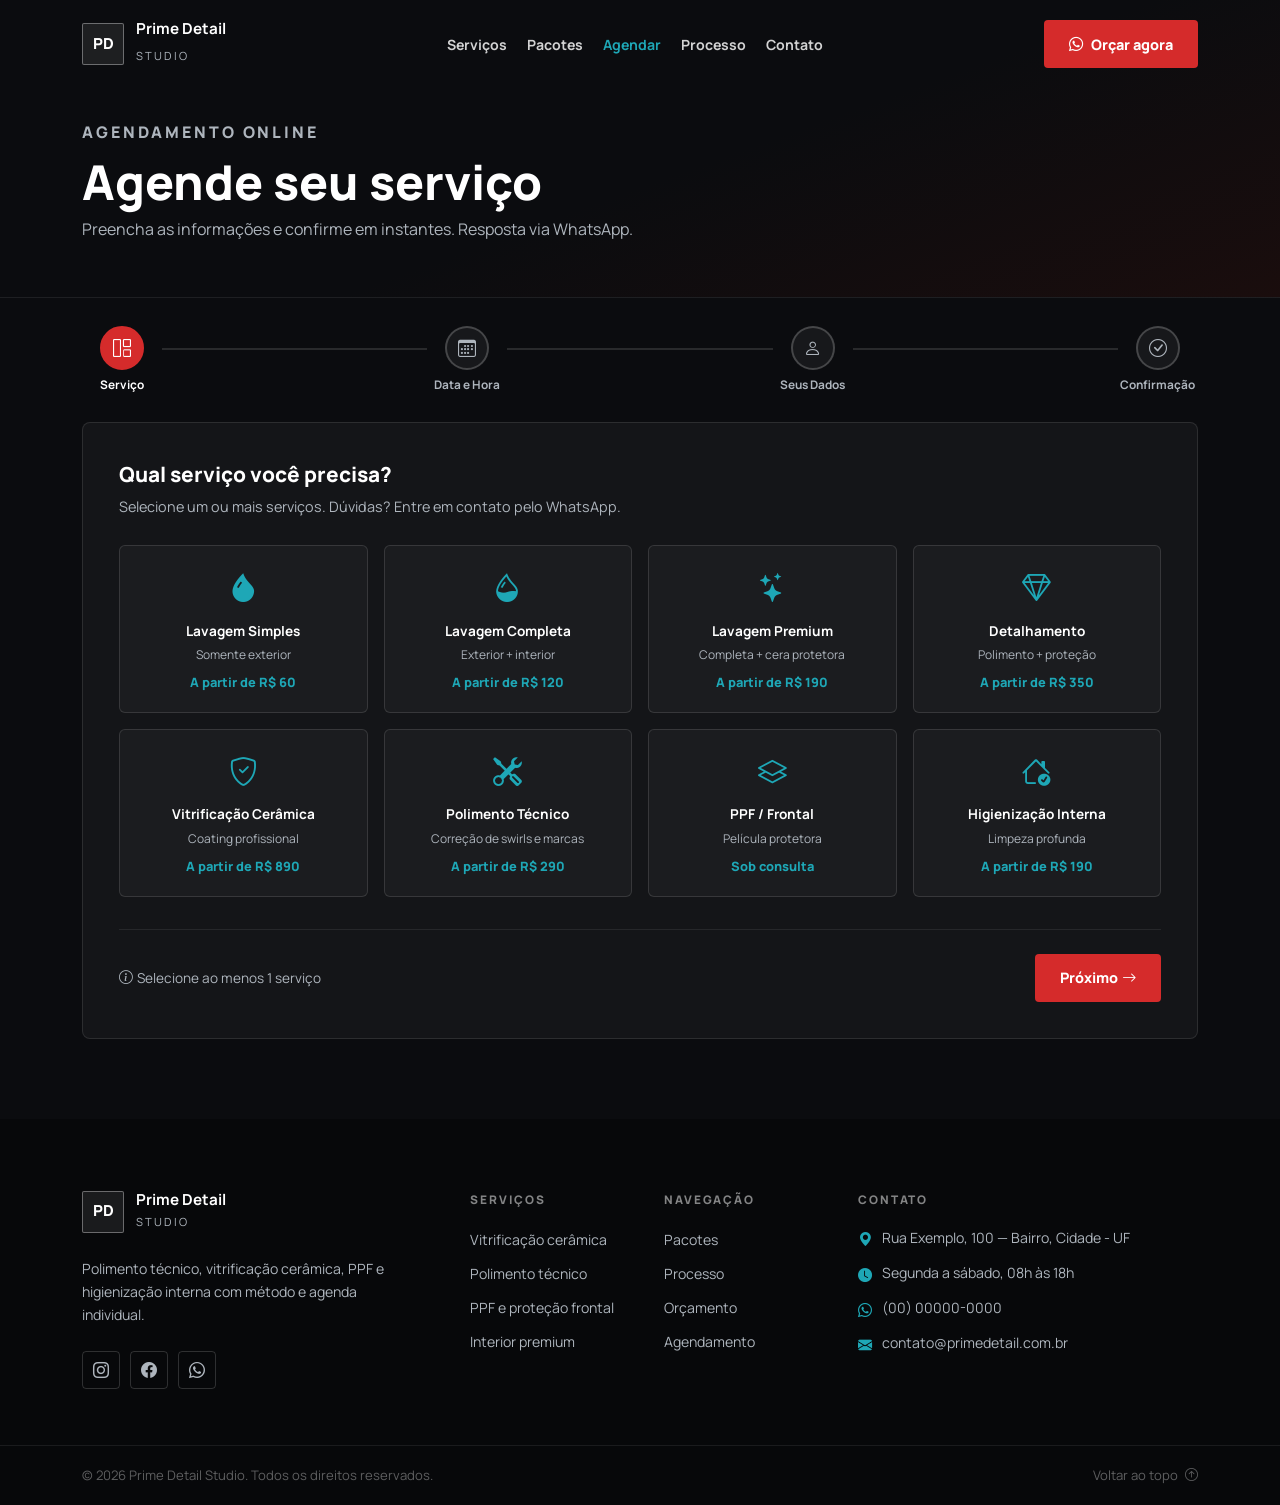
<file: agendamento.html>
<!doctype html>
<html lang="pt-BR">
  <head>
    <meta charset="utf-8">
    <meta name="viewport" content="width=device-width, initial-scale=1">
    <title>Agendar Serviço | Prime Detail Studio</title>
    <link href="https://cdn.jsdelivr.net/npm/bootstrap@5.3.3/dist/css/bootstrap.min.css" rel="stylesheet">
    <link href="https://cdn.jsdelivr.net/npm/bootstrap-icons@1.11.3/font/bootstrap-icons.min.css" rel="stylesheet">
    <link rel="preconnect" href="https://fonts.googleapis.com">
    <link rel="preconnect" href="https://fonts.gstatic.com" crossorigin>
    <link href="https://fonts.googleapis.com/css2?family=Manrope:wght@400;500;600;700;800&display=swap" rel="stylesheet">
    <link rel="stylesheet" href="css/style.css">
    <style>
      /* ---- Page header ---- */
      .ag-header {
        padding: 120px 0 56px;
        background: linear-gradient(160deg, #0b0c0f 55%, #1a0d0d 100%);
        border-bottom: 1px solid rgba(255,255,255,0.08);
      }
      .ag-header h1 {
        font-size: clamp(1.9rem, 4vw, 3rem);
        font-weight: 800; line-height: 1.1; margin: 0;
      }
      .ag-header p { color: var(--pd-muted); font-size: 1rem; margin-top: 10px 0 0; }

      /* ---- Step indicator ---- */
      .ag-steps {
        display: flex; align-items: center;
        padding: 28px 0; overflow-x: auto;
      }
      .ag-step {
        display: flex; flex-direction: column; align-items: center;
        gap: 6px; flex-shrink: 0; min-width: 80px;
        cursor: default;
      }
      .ag-step-icon {
        width: 44px; height: 44px; border-radius: 50%;
        display: flex; align-items: center; justify-content: center;
        border: 2px solid rgba(255,255,255,0.2);
        background: rgba(255,255,255,0.05);
        font-size: 1.1rem; color: var(--pd-muted);
        transition: all 0.3s;
      }
      .ag-step span {
        font-size: 0.74rem; font-weight: 700;
        color: var(--pd-muted); text-align: center;
        white-space: nowrap; transition: color 0.3s;
      }
      .ag-step.active .ag-step-icon  { background: var(--pd-red); border-color: var(--pd-red); color: #fff; }
      .ag-step.active span           { color: #fff; }
      .ag-step.done   .ag-step-icon  { background: rgba(30,167,182,0.2); border-color: var(--pd-cyan); color: var(--pd-cyan); }
      .ag-step.done   span           { color: var(--pd-cyan); }

      .ag-step-line {
        flex: 1; height: 2px; min-width: 30px;
        background: rgba(255,255,255,0.12);
        margin-bottom: 22px;
      }

      /* ---- Form wrap ---- */
      .ag-body { background: var(--pd-ink); padding-bottom: 80px; }
      .ag-card {
        background: rgba(255,255,255,0.04);
        border: 1px solid rgba(255,255,255,0.1);
        border-radius: 8px; padding: 36px;
      }
      .ag-step-content { display: none; }
      .ag-step-content.active { display: block; }

      .ag-card-title {
        font-size: 1.3rem; font-weight: 800; margin-bottom: 6px;
      }
      .ag-card-sub {
        color: var(--pd-muted); font-size: 0.9rem; margin-bottom: 28px;
      }

      /* ---- Service cards ---- */
      .ag-service-label { display: block; cursor: pointer; height: 100%; }
      .ag-service-label input[type="checkbox"] { display: none; }
      .ag-service-inner {
        display: flex; flex-direction: column; align-items: center;
        text-align: center; gap: 5px; padding: 20px 12px;
        border: 1px solid rgba(255,255,255,0.12);
        background: rgba(255,255,255,0.03);
        border-radius: 6px; height: 100%;
        transition: all 0.2s;
      }
      .ag-service-inner i        { font-size: 1.8rem; color: var(--pd-cyan); margin-bottom: 6px; }
      .ag-service-inner strong   { font-size: 0.85rem; font-weight: 700; color: #fff; }
      .ag-service-inner span     { font-size: 0.75rem; color: var(--pd-muted); }
      .ag-service-inner em       { font-style: normal; font-size: 0.8rem; font-weight: 800; color: var(--pd-cyan); margin-top: 4px; }
      .ag-service-label:hover .ag-service-inner        { border-color: rgba(213,43,43,0.4); background: rgba(213,43,43,0.06); }
      .ag-service-label input:checked ~ .ag-service-inner {
        border-color: var(--pd-red);
        background: rgba(213,43,43,0.13);
        box-shadow: 0 0 0 2px rgba(213,43,43,0.2);
      }
      .ag-service-check-mark {
        position: absolute; top: 10px; right: 10px;
        width: 20px; height: 20px; border-radius: 50%;
        background: var(--pd-red); color: #fff;
        display: none; align-items: center; justify-content: center;
        font-size: 0.65rem;
      }
      .ag-service-label { position: relative; }
      .ag-service-label input:checked ~ .ag-service-inner .ag-service-check-mark { display: flex; }

      /* ---- Time slots ---- */
      .ag-time-grid { display: grid; grid-template-columns: repeat(4, 1fr); gap: 8px; }
      .ag-time-label { cursor: pointer; position: relative; }
      .ag-time-label input[type="radio"] { display: none; }
      .ag-time-btn {
        display: flex; align-items: center; justify-content: center;
        height: 46px; border-radius: 4px;
        border: 1px solid rgba(255,255,255,0.14);
        background: rgba(255,255,255,0.04);
        font-size: 0.9rem; font-weight: 600;
        transition: all 0.2s; -webkit-user-select: none; user-select: none;
      }
      .ag-time-label:hover .ag-time-btn                { border-color: rgba(30,167,182,0.5); background: rgba(30,167,182,0.08); }
      .ag-time-label input:checked ~ .ag-time-btn      { border-color: var(--pd-cyan); background: rgba(30,167,182,0.18); color: var(--pd-cyan); font-weight: 800; }
      .ag-time-label.unavailable .ag-time-btn          { opacity: 0.35; cursor: not-allowed; text-decoration: line-through; }
      .ag-time-label.unavailable:hover .ag-time-btn    { border-color: rgba(255,255,255,0.14); background: rgba(255,255,255,0.04); }

      /* ---- Navigation buttons ---- */
      .ag-nav { display: flex; justify-content: space-between; align-items: center; margin-top: 32px; padding-top: 24px; border-top: 1px solid rgba(255,255,255,0.08); }
      .ag-nav-right { display: flex; gap: 12px; }

      /* ---- Error alert ---- */
      .ag-error {
        background: rgba(213,43,43,0.15); border: 1px solid rgba(213,43,43,0.4);
        color: #ff8a8a; padding: 12px 16px; border-radius: 4px;
        font-size: 0.9rem; margin-bottom: 20px;
      }

      /* ---- Confirmation ---- */
      .ag-confirm-box {
        background: rgba(30,167,182,0.08); border: 1px solid rgba(30,167,182,0.3);
        border-radius: 8px; padding: 32px;
      }
      .ag-protocol {
        font-size: 1.5rem; font-weight: 800;
        color: var(--pd-cyan); letter-spacing: 0.06em;
        font-family: monospace;
      }
      .ag-summary-grid { display: grid; grid-template-columns: repeat(2, 1fr); gap: 16px; margin-top: 24px; }
      .ag-summary-item label { font-size: 0.75rem; font-weight: 800; color: var(--pd-muted); text-transform: uppercase; letter-spacing: 0.1em; display: block; margin-bottom: 3px; }
      .ag-summary-item span  { font-size: 0.95rem; font-weight: 600; }

      .ag-success-icon {
        width: 64px; height: 64px; border-radius: 50%;
        background: rgba(30,167,182,0.15); border: 2px solid var(--pd-cyan);
        display: flex; align-items: center; justify-content: center;
        font-size: 1.8rem; color: var(--pd-cyan); margin: 0 auto 20px;
      }

      /* ---- Checkbox / toggle ---- */
      .ag-check-label {
        display: flex; gap: 10px; align-items: flex-start;
        cursor: pointer; font-size: 0.88rem; color: var(--pd-muted);
      }
      .ag-check-label input { margin-top: 3px; accent-color: var(--pd-red); flex-shrink: 0; }
      .ag-check-label a { color: var(--pd-cyan); }

      /* ---- Step 3 section divider ---- */
      .ag-section-label {
        font-size: 0.72rem; font-weight: 800; text-transform: uppercase;
        letter-spacing: 0.18em; color: var(--pd-cyan);
        margin: 24px 0 12px;
      }

      @media (max-width: 575px) {
        .ag-card { padding: 22px 16px; }
        .ag-time-grid { grid-template-columns: repeat(4, 1fr); gap: 6px; }
        .ag-time-btn { font-size: 0.78rem; height: 40px; }
        .ag-summary-grid { grid-template-columns: 1fr; }
      }
      @media (max-width: 399px) {
        .ag-time-grid { grid-template-columns: repeat(2, 1fr); }
      }

      /* Fix Bootstrap text-muted (#6c757d) on dark backgrounds */
      .ag-body   .text-muted,
      .ag-header .text-muted,
      .pd-footer .text-muted { color: var(--pd-muted) !important; }
    </style>
  </head>
  <body>

    <!-- NAVBAR -->
    <nav class="navbar navbar-expand-lg fixed-top pd-navbar" id="mainNav">
      <div class="container-xl">
        <a class="navbar-brand pd-brand" href="index.html">
          <span class="brand-mark">PD</span>
          <span class="brand-text">
            <strong>Prime Detail</strong>
            <small>Studio</small>
          </span>
        </a>
        <button class="navbar-toggler pd-toggler" type="button"
          data-bs-toggle="collapse" data-bs-target="#navContent"
          aria-controls="navContent" aria-expanded="false" aria-label="Abrir menu">
          <span></span><span></span><span></span>
        </button>
        <div class="collapse navbar-collapse" id="navContent">
          <ul class="navbar-nav mx-auto gap-lg-1">
            <li class="nav-item"><a class="nav-link" href="index.html#servicos">Serviços</a></li>
            <li class="nav-item"><a class="nav-link" href="index.html#pacotes">Pacotes</a></li>
            <li class="nav-item"><a class="nav-link nav-link-highlight" href="agendamento.html">Agendar</a></li>
            <li class="nav-item"><a class="nav-link" href="index.html#processo">Processo</a></li>
            <li class="nav-item"><a class="nav-link" href="index.html#contato">Contato</a></li>
          </ul>
          <a class="pd-btn pd-btn-primary ms-lg-3 mt-3 mt-lg-0"
            href="https://wa.me/5500000000000?text=Quero%20um%20orçamento"
            target="_blank" rel="noopener noreferrer">
            <i class="bi bi-whatsapp me-2"></i>Orçar agora
          </a>
        </div>
      </div>
    </nav>

    <!-- PAGE HEADER -->
    <div class="ag-header">
      <div class="container-xl">
        <p class="eyebrow">Agendamento online</p>
        <h1>Agende seu serviço</h1>
        <p class="mt-2 mb-0">Preencha as informações e confirme em instantes. Resposta via WhatsApp.</p>
      </div>
    </div>

    <!-- STEP INDICATOR -->
    <div class="ag-body">
      <div class="container-xl">
        <div class="ag-steps">
          <div class="ag-step active" id="si-1">
            <div class="ag-step-icon"><i class="bi bi-grid-1x2"></i></div>
            <span>Serviço</span>
          </div>
          <div class="ag-step-line"></div>
          <div class="ag-step" id="si-2">
            <div class="ag-step-icon"><i class="bi bi-calendar3"></i></div>
            <span>Data e Hora</span>
          </div>
          <div class="ag-step-line"></div>
          <div class="ag-step" id="si-3">
            <div class="ag-step-icon"><i class="bi bi-person"></i></div>
            <span>Seus Dados</span>
          </div>
          <div class="ag-step-line"></div>
          <div class="ag-step" id="si-4">
            <div class="ag-step-icon"><i class="bi bi-check-circle"></i></div>
            <span>Confirmação</span>
          </div>
        </div>

        <!-- Error alert (shared) -->
        <div id="ag-error" class="ag-error d-none" role="alert"></div>

        <!-- ======================== STEP 1 ======================== -->
        <div id="step-1" class="ag-step-content active">
          <div class="ag-card">
            <p class="ag-card-title">Qual serviço você precisa?</p>
            <p class="ag-card-sub">Selecione um ou mais serviços. Dúvidas? Entre em contato pelo WhatsApp.</p>

            <div class="row g-3">
              <div class="col-6 col-md-4 col-lg-3">
                <label class="ag-service-label h-100">
                  <input type="checkbox" class="ag-service-check" value="Lavagem Simples">
                  <div class="ag-service-inner">
                    <i class="bi bi-droplet-fill"></i>
                    <strong>Lavagem Simples</strong>
                    <span>Somente exterior</span>
                    <em>A partir de R$ 60</em>
                    <div class="ag-service-check-mark"><i class="bi bi-check"></i></div>
                  </div>
                </label>
              </div>
              <div class="col-6 col-md-4 col-lg-3">
                <label class="ag-service-label h-100">
                  <input type="checkbox" class="ag-service-check" value="Lavagem Completa">
                  <div class="ag-service-inner">
                    <i class="bi bi-droplet-half"></i>
                    <strong>Lavagem Completa</strong>
                    <span>Exterior + interior</span>
                    <em>A partir de R$ 120</em>
                    <div class="ag-service-check-mark"><i class="bi bi-check"></i></div>
                  </div>
                </label>
              </div>
              <div class="col-6 col-md-4 col-lg-3">
                <label class="ag-service-label h-100">
                  <input type="checkbox" class="ag-service-check" value="Lavagem Premium">
                  <div class="ag-service-inner">
                    <i class="bi bi-stars"></i>
                    <strong>Lavagem Premium</strong>
                    <span>Completa + cera protetora</span>
                    <em>A partir de R$ 190</em>
                    <div class="ag-service-check-mark"><i class="bi bi-check"></i></div>
                  </div>
                </label>
              </div>
              <div class="col-6 col-md-4 col-lg-3">
                <label class="ag-service-label h-100">
                  <input type="checkbox" class="ag-service-check" value="Detalhamento Completo">
                  <div class="ag-service-inner">
                    <i class="bi bi-gem"></i>
                    <strong>Detalhamento</strong>
                    <span>Polimento + proteção</span>
                    <em>A partir de R$ 350</em>
                    <div class="ag-service-check-mark"><i class="bi bi-check"></i></div>
                  </div>
                </label>
              </div>
              <div class="col-6 col-md-4 col-lg-3">
                <label class="ag-service-label h-100">
                  <input type="checkbox" class="ag-service-check" value="Vitrificação Cerâmica">
                  <div class="ag-service-inner">
                    <i class="bi bi-shield-check"></i>
                    <strong>Vitrificação Cerâmica</strong>
                    <span>Coating profissional</span>
                    <em>A partir de R$ 890</em>
                    <div class="ag-service-check-mark"><i class="bi bi-check"></i></div>
                  </div>
                </label>
              </div>
              <div class="col-6 col-md-4 col-lg-3">
                <label class="ag-service-label h-100">
                  <input type="checkbox" class="ag-service-check" value="Polimento Técnico">
                  <div class="ag-service-inner">
                    <i class="bi bi-tools"></i>
                    <strong>Polimento Técnico</strong>
                    <span>Correção de swirls e marcas</span>
                    <em>A partir de R$ 290</em>
                    <div class="ag-service-check-mark"><i class="bi bi-check"></i></div>
                  </div>
                </label>
              </div>
              <div class="col-6 col-md-4 col-lg-3">
                <label class="ag-service-label h-100">
                  <input type="checkbox" class="ag-service-check" value="PPF / Proteção Frontal">
                  <div class="ag-service-inner">
                    <i class="bi bi-layers"></i>
                    <strong>PPF / Frontal</strong>
                    <span>Película protetora</span>
                    <em>Sob consulta</em>
                    <div class="ag-service-check-mark"><i class="bi bi-check"></i></div>
                  </div>
                </label>
              </div>
              <div class="col-6 col-md-4 col-lg-3">
                <label class="ag-service-label h-100">
                  <input type="checkbox" class="ag-service-check" value="Higienização Interna">
                  <div class="ag-service-inner">
                    <i class="bi bi-house-check"></i>
                    <strong>Higienização Interna</strong>
                    <span>Limpeza profunda</span>
                    <em>A partir de R$ 190</em>
                    <div class="ag-service-check-mark"><i class="bi bi-check"></i></div>
                  </div>
                </label>
              </div>
            </div>

            <div class="ag-nav">
              <span class="text-muted" style="font-size:0.85rem">
                <i class="bi bi-info-circle me-1"></i>Selecione ao menos 1 serviço
              </span>
              <div class="ag-nav-right">
                <button type="button" class="pd-btn pd-btn-primary" onclick="goToStep(2)">
                  Próximo <i class="bi bi-arrow-right ms-1"></i>
                </button>
              </div>
            </div>
          </div>
        </div>

        <!-- ======================== STEP 2 ======================== -->
        <div id="step-2" class="ag-step-content">
          <div class="ag-card">
            <p class="ag-card-title">Data, horário e veículo</p>
            <p class="ag-card-sub">Atendemos de segunda a sábado. Horários marcados já estão reservados.</p>

            <div class="row g-4">
              <div class="col-md-5">
                <label class="pd-label">
                  <i class="bi bi-calendar3 me-1"></i> Data do agendamento
                  <input type="date" id="ag-date" class="pd-input mt-1" required>
                </label>
                <small class="text-muted d-block mt-2">Segunda a sábado, sem domingos.</small>
              </div>
              <div class="col-md-7">
                <p class="pd-label mb-2"><i class="bi bi-clock me-1"></i> Horário disponível</p>
                <div class="ag-time-grid" id="ag-time-grid">
                  <label class="ag-time-label" data-time="08:00">
                    <input type="radio" name="ag-horario" value="08:00">
                    <div class="ag-time-btn">08:00</div>
                  </label>
                  <label class="ag-time-label" data-time="09:00">
                    <input type="radio" name="ag-horario" value="09:00">
                    <div class="ag-time-btn">09:00</div>
                  </label>
                  <label class="ag-time-label" data-time="10:00">
                    <input type="radio" name="ag-horario" value="10:00">
                    <div class="ag-time-btn">10:00</div>
                  </label>
                  <label class="ag-time-label" data-time="11:00">
                    <input type="radio" name="ag-horario" value="11:00">
                    <div class="ag-time-btn">11:00</div>
                  </label>
                  <label class="ag-time-label" data-time="13:00">
                    <input type="radio" name="ag-horario" value="13:00">
                    <div class="ag-time-btn">13:00</div>
                  </label>
                  <label class="ag-time-label" data-time="14:00">
                    <input type="radio" name="ag-horario" value="14:00">
                    <div class="ag-time-btn">14:00</div>
                  </label>
                  <label class="ag-time-label" data-time="15:00">
                    <input type="radio" name="ag-horario" value="15:00">
                    <div class="ag-time-btn">15:00</div>
                  </label>
                  <label class="ag-time-label" data-time="16:00">
                    <input type="radio" name="ag-horario" value="16:00">
                    <div class="ag-time-btn">16:00</div>
                  </label>
                </div>
              </div>
            </div>

            <hr class="my-4" style="border-color:rgba(255,255,255,0.1)">

            <p class="pd-label mb-3"><i class="bi bi-car-front me-1"></i> Informações do veículo</p>
            <div class="row g-3">
              <div class="col-md-6">
                <label class="pd-label">
                  Modelo do veículo
                  <input type="text" id="ag-modelo" class="pd-input mt-1"
                    placeholder="Ex: Honda Civic, Toyota Corolla...">
                </label>
              </div>
              <div class="col-md-3">
                <label class="pd-label">
                  Cor
                  <input type="text" id="ag-cor" class="pd-input mt-1" placeholder="Ex: Preto">
                </label>
              </div>
              <div class="col-md-3">
                <label class="pd-label">
                  Ano
                  <input type="text" id="ag-ano" class="pd-input mt-1"
                    placeholder="Ex: 2022" maxlength="4">
                </label>
              </div>
              <div class="col-12">
                <label class="pd-label">
                  Observações sobre o veículo
                  <textarea id="ag-obs" class="pd-input mt-1" rows="3"
                    placeholder="Descreva a condição do veículo, manchas, danos, ou qualquer detalhe relevante..."></textarea>
                </label>
              </div>
            </div>

            <div class="ag-nav">
              <button type="button" class="pd-btn pd-btn-ghost" onclick="goToStep(1)">
                <i class="bi bi-arrow-left me-1"></i> Voltar
              </button>
              <div class="ag-nav-right">
                <button type="button" class="pd-btn pd-btn-primary" onclick="goToStep(3)">
                  Próximo <i class="bi bi-arrow-right ms-1"></i>
                </button>
              </div>
            </div>
          </div>
        </div>

        <!-- ======================== STEP 3 ======================== -->
        <div id="step-3" class="ag-step-content">
          <div class="ag-card">
            <p class="ag-card-title">Seus dados</p>
            <p class="ag-card-sub">Os campos marcados com <span style="color:var(--pd-red)">*</span> são obrigatórios.</p>

            <p class="ag-section-label">Dados pessoais</p>
            <div class="row g-3">
              <div class="col-md-6">
                <label class="pd-label">
                  Nome completo <span style="color:var(--pd-red)">*</span>
                  <input type="text" id="ag-nome" class="pd-input mt-1"
                    placeholder="Seu nome completo" autocomplete="name" required>
                </label>
              </div>
              <div class="col-md-6">
                <label class="pd-label">
                  WhatsApp com DDD <span style="color:var(--pd-red)">*</span>
                  <input type="tel" id="ag-tel" class="pd-input mt-1"
                    placeholder="(00) 00000-0000" autocomplete="tel" required>
                </label>
              </div>
              <div class="col-md-6">
                <label class="pd-label">
                  CPF <span class="text-muted fw-normal">(opcional)</span>
                  <input type="text" id="ag-cpf" class="pd-input mt-1"
                    placeholder="000.000.000-00" maxlength="14">
                </label>
              </div>
              <div class="col-md-6">
                <label class="pd-label">
                  E-mail <span class="text-muted fw-normal">(opcional)</span>
                  <input type="email" id="ag-email" class="pd-input mt-1"
                    placeholder="seu@email.com" autocomplete="email">
                </label>
              </div>
            </div>

            <p class="ag-section-label">Veículo</p>
            <div class="row g-3">
              <div class="col-md-6">
                <label class="pd-label">
                  Placa do veículo <span style="color:var(--pd-red)">*</span>
                  <input type="text" id="ag-placa" class="pd-input mt-1"
                    placeholder="ABC-1234 ou BRA2E19" maxlength="8" required>
                </label>
              </div>
            </div>

            <p class="ag-section-label">Confirmações</p>
            <div class="d-grid gap-3">
              <label class="ag-check-label">
                <input type="checkbox" id="ag-wpp-ok">
                Aceito receber confirmações e lembretes via WhatsApp sobre meu agendamento.
              </label>
              <label class="ag-check-label">
                <input type="checkbox" id="ag-termos" required>
                Li e concordo com os
                <a href="#" onclick="return false">termos de serviço</a>
                e autorizo o uso dos meus dados conforme a
                <a href="#" onclick="return false">política de privacidade (LGPD)</a>. <span style="color:var(--pd-red)">*</span>
              </label>
            </div>

            <div class="ag-nav">
              <button type="button" class="pd-btn pd-btn-ghost" onclick="goToStep(2)">
                <i class="bi bi-arrow-left me-1"></i> Voltar
              </button>
              <div class="ag-nav-right">
                <button type="button" class="pd-btn pd-btn-primary" onclick="confirmar()">
                  <i class="bi bi-calendar-check me-2"></i>Confirmar agendamento
                </button>
              </div>
            </div>
          </div>
        </div>

        <!-- ======================== STEP 4 ======================== -->
        <div id="step-4" class="ag-step-content">
          <div class="ag-card text-center">
            <div class="ag-success-icon">
              <i class="bi bi-check-lg"></i>
            </div>
            <h2 class="mb-1" style="font-size:1.6rem; font-weight:800">Agendamento realizado!</h2>
            <p class="text-muted mb-4">Seu agendamento foi registrado com sucesso. Confirmaremos pelo WhatsApp em breve.</p>

            <div class="ag-confirm-box text-start">
              <div class="d-flex align-items-center gap-3 mb-3 flex-wrap">
                <div>
                  <p class="text-muted mb-0" style="font-size:0.75rem;font-weight:800;letter-spacing:0.12em;text-transform:uppercase">Protocolo</p>
                  <span class="ag-protocol" id="ag-protocolo">PD-2026-000000</span>
                </div>
                <span class="ms-auto">
                  <span class="badge rounded-pill" style="background:rgba(255,165,0,0.18);color:#ffa500;font-size:0.8rem;padding:6px 12px;border:1px solid rgba(255,165,0,0.4)">
                    <i class="bi bi-hourglass-split me-1"></i>Pendente
                  </span>
                </span>
              </div>

              <div class="ag-summary-grid" id="ag-summary"></div>
            </div>

            <div class="d-flex flex-wrap justify-content-center gap-3 mt-4">
              <button class="pd-btn pd-btn-primary" id="ag-wpp-btn">
                <i class="bi bi-whatsapp me-2"></i>Compartilhar via WhatsApp
              </button>
              <button class="pd-btn pd-btn-ghost" onclick="novoAgendamento()">
                <i class="bi bi-plus-circle me-2"></i>Novo agendamento
              </button>
              <a class="pd-btn pd-btn-ghost" href="index.html">
                <i class="bi bi-house me-2"></i>Início
              </a>
            </div>
          </div>
        </div>

      </div><!-- /container -->
    </div><!-- /ag-body -->

    <!-- FOOTER -->
    <footer class="pd-footer">
      <div class="pd-footer-main">
        <div class="container-xl">
          <div class="row g-5">
            <div class="col-lg-4">
              <a class="pd-brand text-decoration-none mb-4 d-inline-flex" href="index.html">
                <span class="brand-mark">PD</span>
                <span class="brand-text">
                  <strong>Prime Detail</strong>
                  <small>Studio</small>
                </span>
              </a>
              <p class="pd-footer-tagline">Polimento técnico, vitrificação cerâmica, PPF e higienização interna com método e agenda individual.</p>
              <div class="pd-footer-social">
                <a href="#" aria-label="Instagram"><i class="bi bi-instagram"></i></a>
                <a href="#" aria-label="Facebook"><i class="bi bi-facebook"></i></a>
                <a href="https://wa.me/5500000000000" aria-label="WhatsApp" target="_blank" rel="noopener noreferrer"><i class="bi bi-whatsapp"></i></a>
              </div>
            </div>
            <div class="col-6 col-lg-2">
              <p class="pd-footer-heading">Serviços</p>
              <ul class="pd-footer-list">
                <li><a href="index.html#servicos">Vitrificação cerâmica</a></li>
                <li><a href="index.html#servicos">Polimento técnico</a></li>
                <li><a href="index.html#servicos">PPF e proteção frontal</a></li>
                <li><a href="index.html#servicos">Interior premium</a></li>
              </ul>
            </div>
            <div class="col-6 col-lg-2">
              <p class="pd-footer-heading">Navegação</p>
              <ul class="pd-footer-list">
                <li><a href="index.html#pacotes">Pacotes</a></li>
                <li><a href="index.html#processo">Processo</a></li>
                <li><a href="index.html#contato">Orçamento</a></li>
                <li><a href="agendamento.html">Agendamento</a></li>
              </ul>
            </div>
            <div class="col-lg-4">
              <p class="pd-footer-heading">Contato</p>
              <ul class="pd-footer-contact">
                <li><i class="bi bi-geo-alt-fill"></i><span>Rua Exemplo, 100 — Bairro, Cidade - UF</span></li>
                <li><i class="bi bi-clock-fill"></i><span>Segunda a sábado, 08h às 18h</span></li>
                <li><i class="bi bi-whatsapp"></i><a href="https://wa.me/5500000000000" target="_blank" rel="noopener noreferrer">(00) 00000-0000</a></li>
                <li><i class="bi bi-envelope-fill"></i><a href="mailto:contato@primedetail.com.br">contato@primedetail.com.br</a></li>
              </ul>
            </div>
          </div>
        </div>
      </div>
      <div class="pd-footer-bottom">
        <div class="container-xl">
          <div class="row align-items-center">
            <div class="col-md-8 mb-2 mb-md-0">
              <span>&copy; 2026 Prime Detail Studio. Todos os direitos reservados.</span>
            </div>
            <div class="col-md-4 text-md-end">
              <a href="#top" class="pd-footer-top-link">Voltar ao topo <i class="bi bi-arrow-up-circle ms-1"></i></a>
            </div>
          </div>
        </div>
      </div>
    </footer>

    <script src="https://cdn.jsdelivr.net/npm/bootstrap@5.3.3/dist/js/bootstrap.bundle.min.js"></script>
    <script src="js/main.js"></script>
    <script>
      const STORAGE_KEY = 'pd_agendamentos';
      const TIME_SLOTS  = ['08:00','09:00','10:00','11:00','13:00','14:00','15:00','16:00'];

      let currentStep    = 1;
      let selectedTime   = '';
      let confirmedData  = null;

      /* ---- Date picker min + Sunday block ---- */
      const dateInput = document.getElementById('ag-date');
      (function setMinDate() {
        const t = new Date();
        const y = t.getFullYear(), m = String(t.getMonth()+1).padStart(2,'0'), d = String(t.getDate()).padStart(2,'0');
        dateInput.min = y+'-'+m+'-'+d;
      })();
      dateInput.addEventListener('change', function () {
        const picked = new Date(this.value + 'T00:00:00');
        if (picked.getDay() === 0) {
          this.setCustomValidity('Não atendemos aos domingos.');
          this.reportValidity();
        } else {
          this.setCustomValidity('');
          refreshTimeSlots(this.value);
        }
        selectedTime = '';
        document.querySelectorAll('[name="ag-horario"]').forEach(r => r.checked = false);
      });

      /* ---- Time slots ---- */
      document.querySelectorAll('[name="ag-horario"]').forEach(r => {
        r.addEventListener('change', () => { selectedTime = r.value; });
      });

      function getBookedSlots(dateStr) {
        const list = JSON.parse(localStorage.getItem(STORAGE_KEY) || '[]');
        return list.filter(b => b.data === dateStr && b.status !== 'cancelado').map(b => b.horario);
      }

      function refreshTimeSlots(dateStr) {
        const booked = getBookedSlots(dateStr);
        document.querySelectorAll('.ag-time-label').forEach(lbl => {
          const t = lbl.dataset.time;
          const radio = lbl.querySelector('input');
          if (booked.includes(t)) {
            lbl.classList.add('unavailable');
            radio.disabled = true;
            if (selectedTime === t) { selectedTime = ''; radio.checked = false; }
          } else {
            lbl.classList.remove('unavailable');
            radio.disabled = false;
          }
        });
      }

      /* ---- Error display ---- */
      function showError(msg) {
        const el = document.getElementById('ag-error');
        el.textContent = msg;
        el.classList.remove('d-none');
        el.scrollIntoView({ behavior: 'smooth', block: 'nearest' });
        setTimeout(() => el.classList.add('d-none'), 5000);
      }
      function hideError() { document.getElementById('ag-error').classList.add('d-none'); }

      /* ---- Validation per step ---- */
      function validateStep(step) {
        hideError();
        if (step === 1) {
          const sel = document.querySelectorAll('.ag-service-check:checked');
          if (!sel.length) { showError('Selecione ao menos um serviço para continuar.'); return false; }
        }
        if (step === 2) {
          if (!dateInput.value) { showError('Escolha uma data para o atendimento.'); return false; }
          if (!selectedTime)   { showError('Escolha um dos horários disponíveis.'); return false; }
        }
        if (step === 3) {
          const nome  = document.getElementById('ag-nome').value.trim();
          const tel   = document.getElementById('ag-tel').value.trim();
          const placa = document.getElementById('ag-placa').value.trim();
          const termos = document.getElementById('ag-termos').checked;
          if (!nome)  { showError('Informe seu nome completo.'); return false; }
          if (!tel)   { showError('Informe seu WhatsApp com DDD.'); return false; }
          if (!placa) { showError('Informe a placa do veículo.'); return false; }
          if (!termos){ showError('Você precisa aceitar os termos para continuar.'); return false; }
        }
        return true;
      }

      /* ---- Step navigation ---- */
      function goToStep(n, skipValidation) {
        if (!skipValidation && !validateStep(currentStep)) return;

        // Update step indicators
        const old = document.getElementById('si-' + currentStep);
        old.classList.remove('active');
        if (n > currentStep) old.classList.add('done');

        document.getElementById('step-' + currentStep).classList.remove('active');
        currentStep = n;
        document.getElementById('step-' + currentStep).classList.add('active');

        const newInd = document.getElementById('si-' + n);
        newInd.classList.remove('done');
        newInd.classList.add('active');

        window.scrollTo({ top: 0, behavior: 'smooth' });
        hideError();
      }

      /* ---- Confirm & save ---- */
      function confirmar() {
        if (!validateStep(3)) return;

        const servicos = [...document.querySelectorAll('.ag-service-check:checked')].map(c => c.value);
        const protocolo = 'PD-' + new Date().getFullYear() + '-' + Math.random().toString(36).slice(2,8).toUpperCase();

        confirmedData = {
          id:        protocolo,
          criadoEm: new Date().toISOString(),
          status:   'pendente',
          servicos,
          data:    dateInput.value,
          horario: selectedTime,
          veiculo: {
            modelo:      document.getElementById('ag-modelo').value.trim(),
            cor:         document.getElementById('ag-cor').value.trim(),
            ano:         document.getElementById('ag-ano').value.trim(),
            placa:       document.getElementById('ag-placa').value.trim().toUpperCase(),
            observacoes: document.getElementById('ag-obs').value.trim(),
          },
          cliente: {
            nome:         document.getElementById('ag-nome').value.trim(),
            whatsapp:     document.getElementById('ag-tel').value.trim(),
            cpf:          document.getElementById('ag-cpf').value.trim(),
            email:        document.getElementById('ag-email').value.trim(),
            aceitaWpp:    document.getElementById('ag-wpp-ok').checked,
          },
        };

        const lista = JSON.parse(localStorage.getItem(STORAGE_KEY) || '[]');
        lista.push(confirmedData);
        localStorage.setItem(STORAGE_KEY, JSON.stringify(lista));

        buildSummary(confirmedData);
        goToStep(4, true);
      }

      /* ---- Format date dd/mm/yyyy ---- */
      function fmtDate(str) {
        if (!str) return '—';
        const [y,m,d] = str.split('-');
        return d+'/'+m+'/'+y;
      }

      /* ---- Build summary card ---- */
      function buildSummary(ag) {
        document.getElementById('ag-protocolo').textContent = ag.id;

        const items = [
          { label: 'Serviços',   value: ag.servicos.join(', ') },
          { label: 'Data',       value: fmtDate(ag.data) },
          { label: 'Horário',    value: ag.horario },
          { label: 'Nome',       value: ag.cliente.nome },
          { label: 'WhatsApp',   value: ag.cliente.whatsapp },
          { label: 'Veículo',    value: [ag.veiculo.modelo, ag.veiculo.cor, ag.veiculo.ano].filter(Boolean).join(', ') || '—' },
          { label: 'Placa',      value: ag.veiculo.placa || '—' },
          { label: 'Observações',value: ag.veiculo.observacoes || '—' },
        ];

        document.getElementById('ag-summary').innerHTML = items.map(i =>
          '<div class="ag-summary-item"><label>' + esc(i.label) + '</label><span>' + esc(i.value) + '</span></div>'
        ).join('');

        // WhatsApp share button
        const msg = [
          '*Agendamento — Prime Detail Studio*',
          '',
          '*Protocolo:* ' + ag.id,
          '*Serviço:* '   + ag.servicos.join(', '),
          '*Data:* '      + fmtDate(ag.data),
          '*Horário:* '   + ag.horario,
          '*Nome:* '      + ag.cliente.nome,
          '*Veículo:* '   + [ag.veiculo.modelo, ag.veiculo.cor, ag.veiculo.ano].filter(Boolean).join(' ') || '—',
          '*Placa:* '     + (ag.veiculo.placa || '—'),
        ].join('\n');

        // Replace with the studio's actual WhatsApp number
        const phone = '5500000000000';
        document.getElementById('ag-wpp-btn').onclick = () => {
          window.open('https://wa.me/'+phone+'?text='+encodeURIComponent(msg), '_blank', 'noopener,noreferrer');
        };
      }

      /* ---- HTML escape ---- */
      function esc(str) {
        return String(str)
          .replace(/&/g,'&amp;')
          .replace(/</g,'&lt;')
          .replace(/>/g,'&gt;')
          .replace(/"/g,'&quot;');
      }

      /* ---- Reset for new booking ---- */
      function novoAgendamento() {
        // Reset step indicators
        for (let i = 1; i <= 4; i++) {
          const si = document.getElementById('si-' + i);
          si.classList.remove('active','done');
          document.getElementById('step-' + i).classList.remove('active');
        }
        // Reset form fields
        document.querySelectorAll('.ag-service-check').forEach(c => c.checked = false);
        dateInput.value = '';
        selectedTime = '';
        document.querySelectorAll('[name="ag-horario"]').forEach(r => { r.checked = false; r.disabled = false; });
        document.querySelectorAll('.ag-time-label').forEach(l => l.classList.remove('unavailable'));
        ['ag-modelo','ag-cor','ag-ano','ag-obs','ag-nome','ag-tel','ag-cpf','ag-email','ag-placa'].forEach(id => {
          document.getElementById(id).value = '';
        });
        document.getElementById('ag-wpp-ok').checked  = false;
        document.getElementById('ag-termos').checked  = false;
        confirmedData = null;
        currentStep = 1;
        document.getElementById('si-1').classList.add('active');
        document.getElementById('step-1').classList.add('active');
        window.scrollTo({ top: 0, behavior: 'smooth' });
      }

      /* ---- URL param pre-selection ---- */
      (function checkUrlParam() {
        const params = new URLSearchParams(window.location.search);
        const srv    = params.get('servico');
        if (!srv) return;
        document.querySelectorAll('.ag-service-check').forEach(c => {
          if (c.value === decodeURIComponent(srv)) c.checked = true;
        });
      })();
    </script>
  </body>
</html>
</file>
<file: css/style.css>
/* ============================================================
   Prime Detail Studio — Custom styles (Bootstrap 5 base)
   ============================================================ */

/* ---------- Variables ---------- */
:root {
  --pd-ink:       #0b0c0f;
  --pd-panel:     #15171c;
  --pd-paper:     #f4f0e8;
  --pd-muted:     #aeb5bd;
  --pd-red:       #d52b2b;
  --pd-cyan:      #1ea7b6;
  --pd-gold:      #c79a46;
  --pd-green:     #7c9a64;
  --pd-line:      rgba(255,255,255,0.14);
  --pd-shadow:    0 24px 80px rgba(0,0,0,0.28);
}

/* ---------- Base ---------- */
html { scroll-behavior: smooth; }

body {
  font-family: "Manrope", Arial, sans-serif;
  background: var(--pd-ink);
  color: #fff;
  margin: 0;
}

img { display: block; max-width: 100%; }
a  { color: inherit; }

button, input, textarea, select { font-family: inherit; }

/* ---------- Typography ---------- */
.eyebrow {
  display: block;
  margin: 0 0 12px;
  color: var(--pd-cyan);
  font-size: 0.76rem;
  font-weight: 800;
  letter-spacing: 0.18em;
  text-transform: uppercase;
}
.eyebrow-dark { color: var(--pd-red); }

.pd-heading {
  font-size: clamp(1.8rem, 3.6vw, 3.4rem);
  font-weight: 800;
  line-height: 1;
  letter-spacing: -0.01em;
  margin-top: 0;
}
.pd-heading-dark { color: var(--pd-ink); }

/* ---------- Buttons ---------- */
.pd-btn {
  display: inline-flex;
  align-items: center;
  justify-content: center;
  min-height: 48px;
  padding: 0 24px;
  border: 1px solid transparent;
  border-radius: 4px;
  font-size: 0.9rem;
  font-weight: 800;
  text-decoration: none;
  cursor: pointer;
  transition: transform 0.2s ease, background 0.2s ease, border-color 0.2s ease;
  white-space: nowrap;
}
.pd-btn:hover { transform: translateY(-2px); }

.pd-btn-primary            { color: #fff; background: var(--pd-red); }
.pd-btn-primary:hover      { color: #fff; background: #c02323; }

.pd-btn-ghost              { color: #fff; border-color: rgba(255,255,255,0.35); background: rgba(255,255,255,0.08); }
.pd-btn-ghost:hover        { color: #fff; }

.pd-btn-lg { min-height: 56px; padding: 0 36px; font-size: 1rem; }

/* ---------- Navbar ---------- */
.pd-navbar {
  padding: 16px clamp(16px, 3vw, 32px);
  background: transparent;
  transition: background 0.25s, box-shadow 0.25s, padding 0.25s;
}
.pd-navbar.is-scrolled {
  background: rgba(11,12,15,0.93);
  box-shadow: 0 8px 40px rgba(0,0,0,0.24);
  -webkit-backdrop-filter: blur(18px);
  backdrop-filter: blur(18px);
  padding-top: 10px;
  padding-bottom: 10px;
}

.pd-brand {
  display: inline-flex;
  align-items: center;
  gap: 12px;
  text-decoration: none;
  color: #fff !important;
}
.brand-mark {
  width: 42px; height: 42px;
  display: grid; place-items: center;
  border: 1px solid rgba(255,255,255,0.35);
  background: rgba(255,255,255,0.08);
  font-weight: 800; font-size: 0.95rem;
  border-radius: 2px; flex-shrink: 0;
}
.brand-text strong { display: block; font-size: 0.95rem; line-height: 1.1; }
.brand-text small  { color: var(--pd-muted); font-size: 0.7rem; text-transform: uppercase; letter-spacing: 0.18em; }

.pd-navbar .nav-link {
  color: rgba(255,255,255,0.82) !important;
  font-size: 0.88rem; font-weight: 700;
  padding: 6px 10px;
  transition: color 0.2s;
}
.pd-navbar .nav-link:hover,
.pd-navbar .nav-link.nav-link-highlight { color: var(--pd-cyan) !important; }

.pd-toggler {
  width: 44px; height: 44px; padding: 0;
  border: 1px solid rgba(255,255,255,0.25) !important;
  border-radius: 4px;
  background: rgba(255,255,255,0.08) !important;
  display: flex; flex-direction: column;
  align-items: center; justify-content: center; gap: 5px;
}
.pd-toggler span { display: block; width: 20px; height: 2px; background: #fff; border-radius: 1px; }
.navbar-toggler:focus { box-shadow: none !important; }

@media (max-width: 991px) {
  .pd-navbar .navbar-collapse {
    background: rgba(11,12,15,0.97);
    border: 1px solid rgba(255,255,255,0.12);
    padding: 12px 16px;
    margin-top: 10px;
    box-shadow: var(--pd-shadow);
    border-radius: 4px;
  }
  .pd-navbar .nav-link {
    padding: 13px 8px;
    border-bottom: 1px solid rgba(255,255,255,0.07);
  }
  .pd-navbar .navbar-nav .nav-item:last-child .nav-link { border-bottom: 0; }
}

/* ---------- Hero ---------- */
.pd-hero {
  position: relative;
  min-height: 94vh;
  display: flex;
  align-items: flex-end;
  overflow: hidden;
  padding: 130px clamp(20px, 6vw, 80px) 80px;
}
.pd-hero-img,
.pd-hero-overlay { position: absolute; inset: 0; }
.pd-hero-img     { width: 100%; height: 100%; object-fit: cover; }
.pd-hero-overlay {
  background:
    linear-gradient(90deg, rgba(9,10,13,0.94) 0%, rgba(9,10,13,0.72) 42%, rgba(9,10,13,0.2) 100%),
    linear-gradient(180deg, rgba(9,10,13,0.62) 0%, rgba(9,10,13,0.12) 48%, rgba(9,10,13,0.98) 100%);
}
.pd-hero-content { position: relative; z-index: 1; width: min(780px, 100%); }
.pd-hero-content h1 {
  font-size: clamp(2.3rem, 6.2vw, 5.8rem);
  font-weight: 800; line-height: 0.95;
  margin-bottom: 20px; margin-top: 0;
}
.pd-hero-copy {
  max-width: 620px;
  color: rgba(255,255,255,0.78);
  font-size: clamp(1rem, 1.5vw, 1.2rem);
  margin: 0;
}

.pd-metrics { display: flex; flex-wrap: wrap; gap: 10px; }
.pd-metric {
  display: inline-flex; align-items: center; gap: 10px;
  padding: 12px 16px;
  border: 1px solid rgba(255,255,255,0.18);
  background: rgba(255,255,255,0.08);
  -webkit-backdrop-filter: blur(14px);
  backdrop-filter: blur(14px);
  font-size: 0.88rem;
  color: rgba(255,255,255,0.78);
}
.pd-metric strong { font-size: 1.2rem; color: #fff; }

/* ---------- Trust Band ---------- */
.pd-trust-band {
  position: relative; z-index: 2;
  margin-top: -36px;
  background: rgba(255,255,255,0.14);
  box-shadow: var(--pd-shadow);
}
.pd-trust-item {
  display: flex; align-items: flex-start; gap: 16px;
  padding: 28px 30px;
  background: var(--pd-panel);
  border-right: 1px solid rgba(255,255,255,0.08);
  min-height: 110px;
}
.pd-trust-item:last-child { border-right: 0; }
.pd-trust-icon { font-size: 1.6rem; color: var(--pd-cyan); flex-shrink: 0; margin-top: 2px; }
.pd-trust-item strong { display: block; font-size: 0.98rem; margin-bottom: 4px; }
.pd-trust-item p { color: var(--pd-muted); margin: 0; font-size: 0.875rem; }

/* ---------- Sections ---------- */
.pd-section       { padding: 96px 0; }
.pd-section-dark  { background: var(--pd-ink); }
.pd-section-light { background: var(--pd-paper); color: var(--pd-ink); }
.pd-section-light .text-muted { color: #666 !important; }
.pd-section-cta   { background: linear-gradient(135deg, #0f1014 0%, #1a0d0d 100%); }

.pd-section-dark .text-muted,
.pd-process      .text-muted,
.pd-section-cta  .text-muted,
.pd-contact      .text-muted { color: var(--pd-muted) !important; }

.pd-cta-desc { font-size: 1rem; max-width: 520px; color: rgba(255,255,255,0.65); }
.pd-cta-icon { color: var(--pd-cyan); font-size: 1.2rem; flex-shrink: 0; }

/* ---------- Service Cards ---------- */
.pd-service-card {
  padding: 28px;
  background: var(--pd-panel);
  position: relative;
  overflow: hidden;
}
.pd-service-card::before {
  content: "";
  position: absolute; inset: 0 0 auto;
  height: 4px;
  background: var(--accent);
}
.accent-red   { --accent: var(--pd-red); }
.accent-cyan  { --accent: var(--pd-cyan); }
.accent-gold  { --accent: var(--pd-gold); }
.accent-green { --accent: var(--pd-green); }

.pd-card-num { display: block; margin-bottom: 56px; color: var(--accent); font-weight: 800; }
.pd-service-card h3 { font-size: 1.25rem; font-weight: 800; margin: 0 0 10px; }
.pd-service-card p  { color: var(--pd-muted); margin: 0; font-size: 0.9rem; }

.pd-card-list { list-style: none; margin: 18px 0 0; padding: 0; }
.pd-card-list li {
  padding: 9px 0;
  border-top: 1px solid rgba(255,255,255,0.1);
  color: var(--pd-muted); font-size: 0.875rem;
}

/* ---------- Package Cards ---------- */
.pd-package-card {
  display: flex; flex-direction: column;
  padding: 30px;
  border: 1px solid rgba(255,255,255,0.10);
  background: var(--pd-panel);
}
.pd-package-featured {
  border-color: var(--pd-red);
  box-shadow: var(--pd-shadow);
  transform: translateY(-16px);
}
.pd-badge {
  display: inline-block; width: max-content;
  margin-bottom: 20px; padding: 6px 10px;
  border: 1px solid rgba(255,255,255,0.24);
  color: var(--pd-red); font-size: 0.74rem;
  font-weight: 800; letter-spacing: 0.14em;
  text-transform: uppercase;
}
.pd-pkg-kicker { color: var(--pd-red); font-size: 0.74rem; font-weight: 800; letter-spacing: 0.14em; text-transform: uppercase; margin-bottom: 6px; }
.pd-pkg-title  { font-size: 1.7rem; font-weight: 800; margin-bottom: 6px; }
.pd-pkg-price  { color: var(--pd-cyan); font-weight: 800; margin-bottom: 12px; }
.pd-pkg-desc   { flex: 1; color: var(--pd-muted); font-size: 0.92rem; margin-bottom: 22px; }
.pd-pkg-btn {
  display: inline-flex; align-items: center;
  min-height: 44px; padding: 0 18px;
  border: 1px solid rgba(255,255,255,0.28);
  font-weight: 800; text-decoration: none;
  color: #fff; width: max-content; font-size: 0.88rem;
  transition: background 0.2s, color 0.2s, border-color 0.2s;
}
.pd-pkg-btn:hover { background: var(--pd-red); border-color: var(--pd-red); color: #fff; }

/* ---------- Shared form inputs (contact + scheduling pages) ---------- */
.pd-input {
  display: block; width: 100%;
  min-height: 48px; padding: 12px 14px;
  background: rgba(0,0,0,0.28);
  border: 1px solid rgba(255,255,255,0.16);
  border-radius: 4px;
  color: #fff; font-family: "Manrope", Arial, sans-serif;
  font-size: 0.93rem; outline: none;
  transition: border-color 0.2s, box-shadow 0.2s;
}
.pd-input::placeholder      { color: rgba(255,255,255,0.36); }
.pd-input:focus             { border-color: var(--pd-cyan); box-shadow: 0 0 0 3px rgba(30,167,182,0.16); }
textarea.pd-input           { resize: vertical; min-height: 90px; }
select.pd-input option      { background: var(--pd-ink); }
input[type="date"].pd-input::-webkit-calendar-picker-indicator { filter: invert(1); opacity: 0.55; cursor: pointer; }

/* ---------- Process ---------- */
.pd-process { padding: 96px 0; background: #111c1d; }
.pd-process-list { list-style: none; padding: 0; margin: 0; border-top: 1px solid rgba(255,255,255,0.13); }
.pd-process-list li {
  display: grid; grid-template-columns: 60px 1fr; gap: 20px;
  padding: 26px 0; border-bottom: 1px solid rgba(255,255,255,0.13);
}
.pd-proc-num { color: var(--pd-gold); font-weight: 800; font-size: 0.98rem; padding-top: 3px; }
.pd-process-list h3 { font-size: 1.18rem; font-weight: 800; margin-bottom: 5px; }
.pd-process-list p  { margin: 0; color: var(--pd-muted); font-size: 0.92rem; }

/* ---------- Before / After ---------- */
.pd-before-after {
  position: relative; min-height: 420px; overflow: hidden; border-radius: 4px;
  background:
    linear-gradient(135deg, rgba(213,43,43,0.36), transparent 45%),
    repeating-linear-gradient(100deg, #15171c 0 18px, #1f2228 18px 36px);
  box-shadow: var(--pd-shadow);
}
.pd-before-side,
.pd-after-side  { position: absolute; inset: 0; display: flex; flex-direction: column; justify-content: flex-end; padding: 32px; }
.pd-before-side { color: rgba(255,255,255,0.74); }
.pd-after-side  {
  width: 52%; overflow: hidden;
  background:
    linear-gradient(135deg, rgba(30,167,182,0.44), transparent 54%),
    radial-gradient(circle at 72% 30%, rgba(255,255,255,0.28), transparent 28%),
    linear-gradient(145deg, #050607, #282e32);
  color: #fff;
}
.pd-before-side::before,
.pd-after-side::before { content: ""; position: absolute; inset: 14px; border: 1px solid rgba(255,255,255,0.16); pointer-events: none; }
.pd-before-side span,
.pd-after-side  span { position: relative; z-index: 1; font-size: 0.76rem; font-weight: 800; letter-spacing: 0.16em; text-transform: uppercase; }
.pd-before-side p,
.pd-after-side  p { position: relative; z-index: 1; max-width: 300px; margin: 0; font-size: 1.25rem; font-weight: 800; line-height: 1.1; }
.pd-comparison-slider { position: absolute; left: 5%; bottom: 18px; z-index: 3; width: 90%; accent-color: var(--pd-cyan); }

.pd-ba-badge {
  position: absolute; top: 16px; z-index: 2;
  padding: 4px 12px;
  font-size: 0.7rem; font-weight: 800;
  letter-spacing: 0.16em; text-transform: uppercase;
  border-radius: 2px; pointer-events: none;
}
.pd-ba-antes {
  left: 16px;
  background: rgba(0,0,0,0.52);
  color: rgba(255,255,255,0.80);
  border: 1px solid rgba(255,255,255,0.18);
}
.pd-ba-depois {
  right: 16px;
  background: rgba(30,167,182,0.80);
  color: #fff;
}

/* ---------- Testimonial ---------- */
.pd-testimonial {
  display: flex; flex-direction: column;
  padding: 30px;
  background: var(--pd-panel);
  border: 1px solid rgba(255,255,255,0.1);
  border-radius: 4px;
}
.pd-testimonial p { font-size: 1.2rem; font-weight: 700; line-height: 1.25; flex: 1; }

/* ---------- FAQ Accordion ---------- */
.pd-accordion .pd-accordion-item {
  border: 1px solid rgba(11,12,15,0.14) !important;
  background: rgba(255,255,255,0.5) !important;
  margin-bottom: 8px; border-radius: 4px !important; overflow: hidden;
}
.pd-accordion-btn {
  background: transparent !important;
  color: var(--pd-ink) !important;
  font-family: "Manrope", Arial, sans-serif;
  font-weight: 800; font-size: 0.98rem;
  padding: 20px 24px;
  box-shadow: none !important;
}
.pd-accordion-btn:not(.collapsed) { background: rgba(11,12,15,0.05) !important; }
.pd-accordion-body { color: #5a5d61; padding: 2px 24px 20px; font-size: 0.93rem; }

/* ---------- Contact ---------- */
.pd-contact { padding: 96px 0; background: linear-gradient(130deg, #101114, #17191d 52%, #221314); }
.pd-label   { display: grid; gap: 6px; font-size: 0.84rem; font-weight: 800; color: rgba(255,255,255,0.82); }
.pd-contact-form {
  background: rgba(255,255,255,0.06);
  border: 1px solid rgba(255,255,255,0.12);
  padding: 32px; border-radius: 4px;
  box-shadow: var(--pd-shadow);
}
.pd-contact-points { display: grid; gap: 12px; }
.pd-contact-point {
  display: flex; align-items: center; gap: 10px;
  color: var(--pd-muted); font-size: 0.88rem;
  border-left: 3px solid var(--pd-cyan); padding-left: 14px;
}
.pd-contact-point i { color: var(--pd-cyan); flex-shrink: 0; }

/* ---------- Footer ---------- */
.pd-footer { background: #07080a; color: var(--pd-muted); }

.pd-footer-main { padding: 72px 0 56px; border-bottom: 1px solid rgba(255,255,255,0.08); }

.pd-footer-tagline { font-size: 0.88rem; line-height: 1.65; color: var(--pd-muted); max-width: 340px; margin-bottom: 24px; }

.pd-footer-social { display: flex; gap: 10px; }
.pd-footer-social a {
  display: grid; place-items: center;
  width: 38px; height: 38px;
  border: 1px solid rgba(255,255,255,0.16);
  border-radius: 4px;
  color: var(--pd-muted); font-size: 1rem;
  text-decoration: none;
  transition: color 0.2s, border-color 0.2s, background 0.2s;
}
.pd-footer-social a:hover { color: #fff; border-color: var(--pd-cyan); background: rgba(30,167,182,0.12); }

.pd-footer-heading {
  font-size: 0.74rem; font-weight: 800;
  letter-spacing: 0.16em; text-transform: uppercase;
  color: rgba(255,255,255,0.5); margin-bottom: 18px;
}

.pd-footer-list { list-style: none; padding: 0; margin: 0; display: grid; gap: 10px; }
.pd-footer-list a { color: var(--pd-muted); text-decoration: none; font-size: 0.88rem; transition: color 0.2s; }
.pd-footer-list a:hover { color: var(--pd-cyan); }

.pd-footer-contact { list-style: none; padding: 0; margin: 0; display: grid; gap: 12px; }
.pd-footer-contact li { display: flex; align-items: flex-start; gap: 10px; font-size: 0.88rem; }
.pd-footer-contact i { color: var(--pd-cyan); margin-top: 2px; flex-shrink: 0; }
.pd-footer-contact a { color: var(--pd-muted); text-decoration: none; transition: color 0.2s; }
.pd-footer-contact a:hover { color: var(--pd-cyan); }

.pd-footer-bottom { padding: 20px 0; font-size: 0.82rem; color: rgba(255,255,255,0.35); }
.pd-footer-top-link { color: rgba(255,255,255,0.35); text-decoration: none; font-size: 0.82rem; transition: color 0.2s; }
.pd-footer-top-link:hover { color: var(--pd-cyan); }
.pd-footer .text-muted { color: rgba(255,255,255,0.38) !important; }

/* ---------- Responsive ---------- */
@media (max-width: 767px) {
  .pd-hero { min-height: 92vh; padding: 110px 20px 56px; }
  .pd-hero-overlay {
    background:
      linear-gradient(90deg, rgba(9,10,13,0.96), rgba(9,10,13,0.6)),
      linear-gradient(180deg, rgba(9,10,13,0.46), rgba(9,10,13,0.98));
  }
  .pd-metrics { display: grid; }
  .pd-metric  { width: 100%; }
  .pd-trust-band { margin-top: 0; }
  .pd-trust-item { border-right: 0; border-bottom: 1px solid rgba(255,255,255,0.08); }
  .pd-trust-item:last-child { border-bottom: 0; }
  .pd-package-featured { transform: none; }
  .pd-before-after { min-height: 340px; }
  .pd-before-side p, .pd-after-side p { font-size: 1.05rem; }
  .pd-section, .pd-process, .pd-contact { padding-top: 68px; padding-bottom: 68px; }
  .pd-scheduling-form { padding: 24px 18px; }
}

@media (max-width: 480px) {
  .pd-time-grid { grid-template-columns: repeat(4, 1fr); gap: 6px; }
  .pd-time-slot span { font-size: 0.8rem; height: 40px; }
}
</file>
